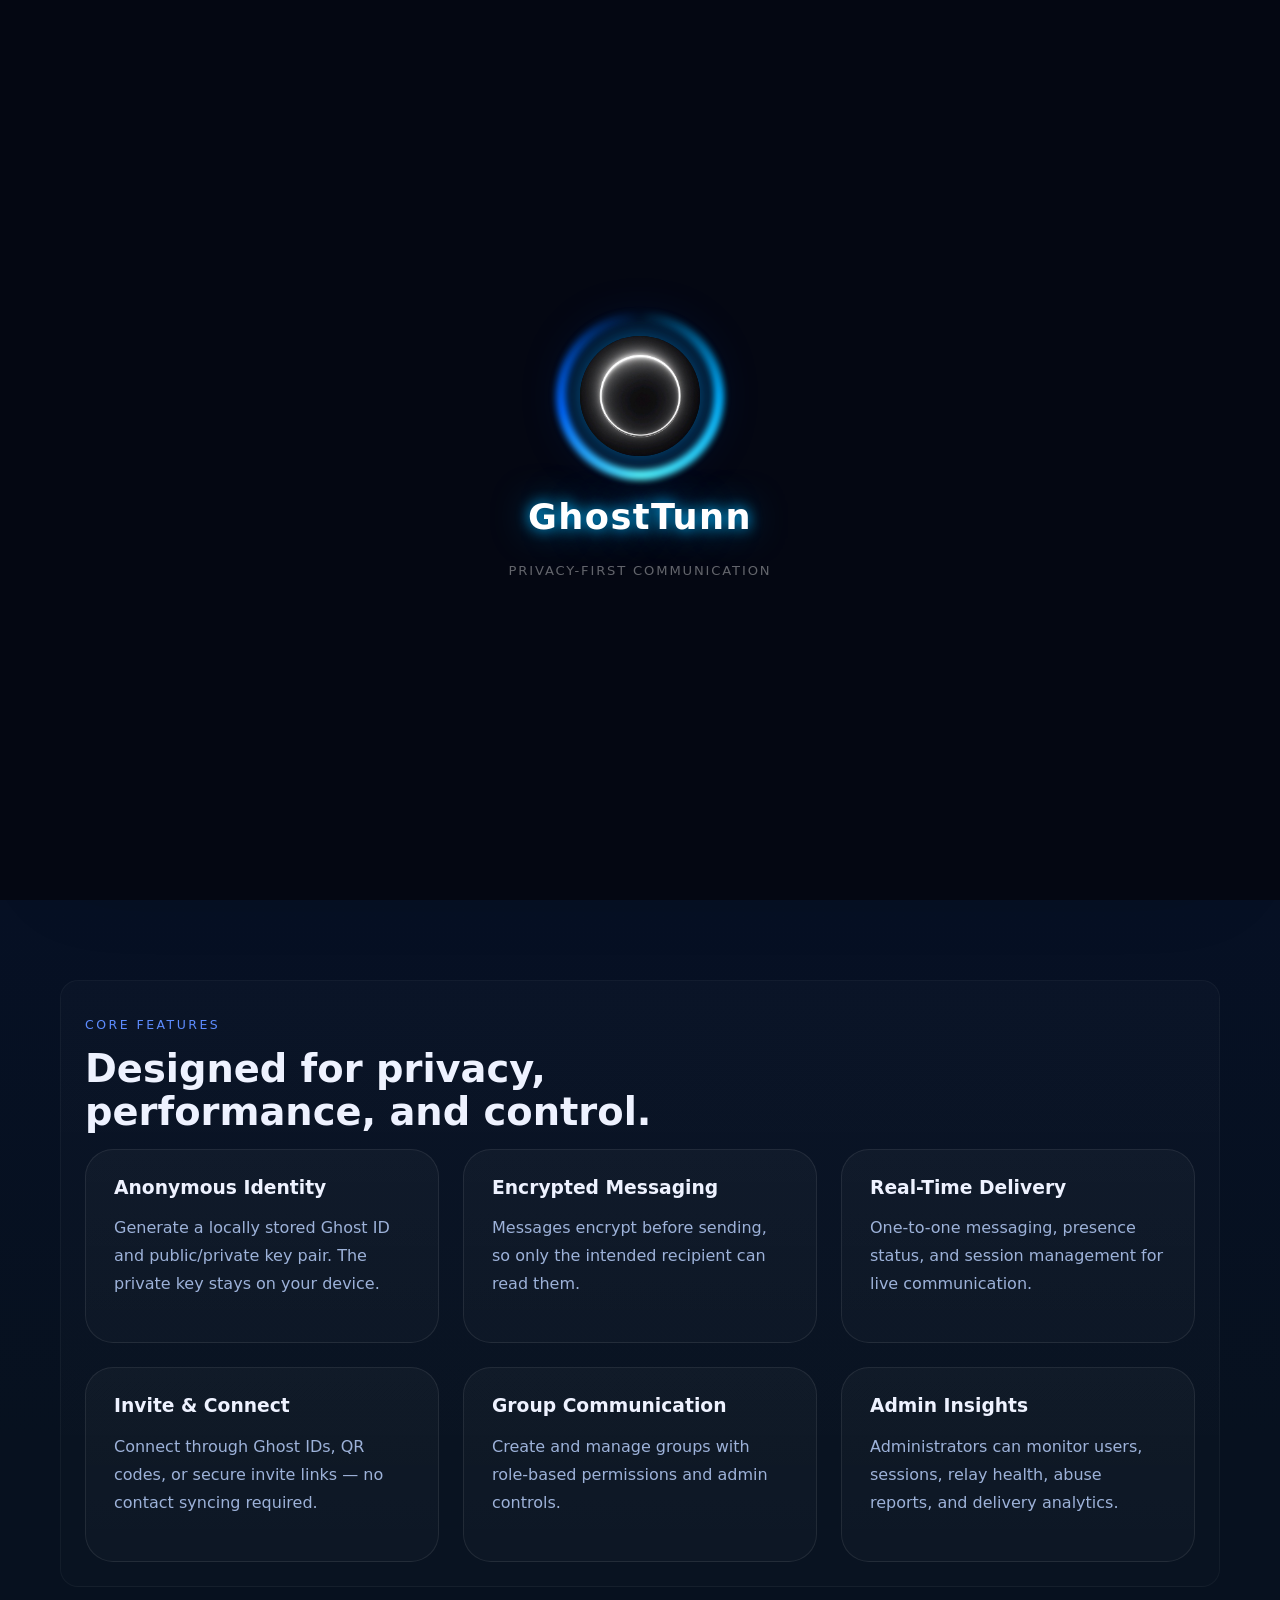
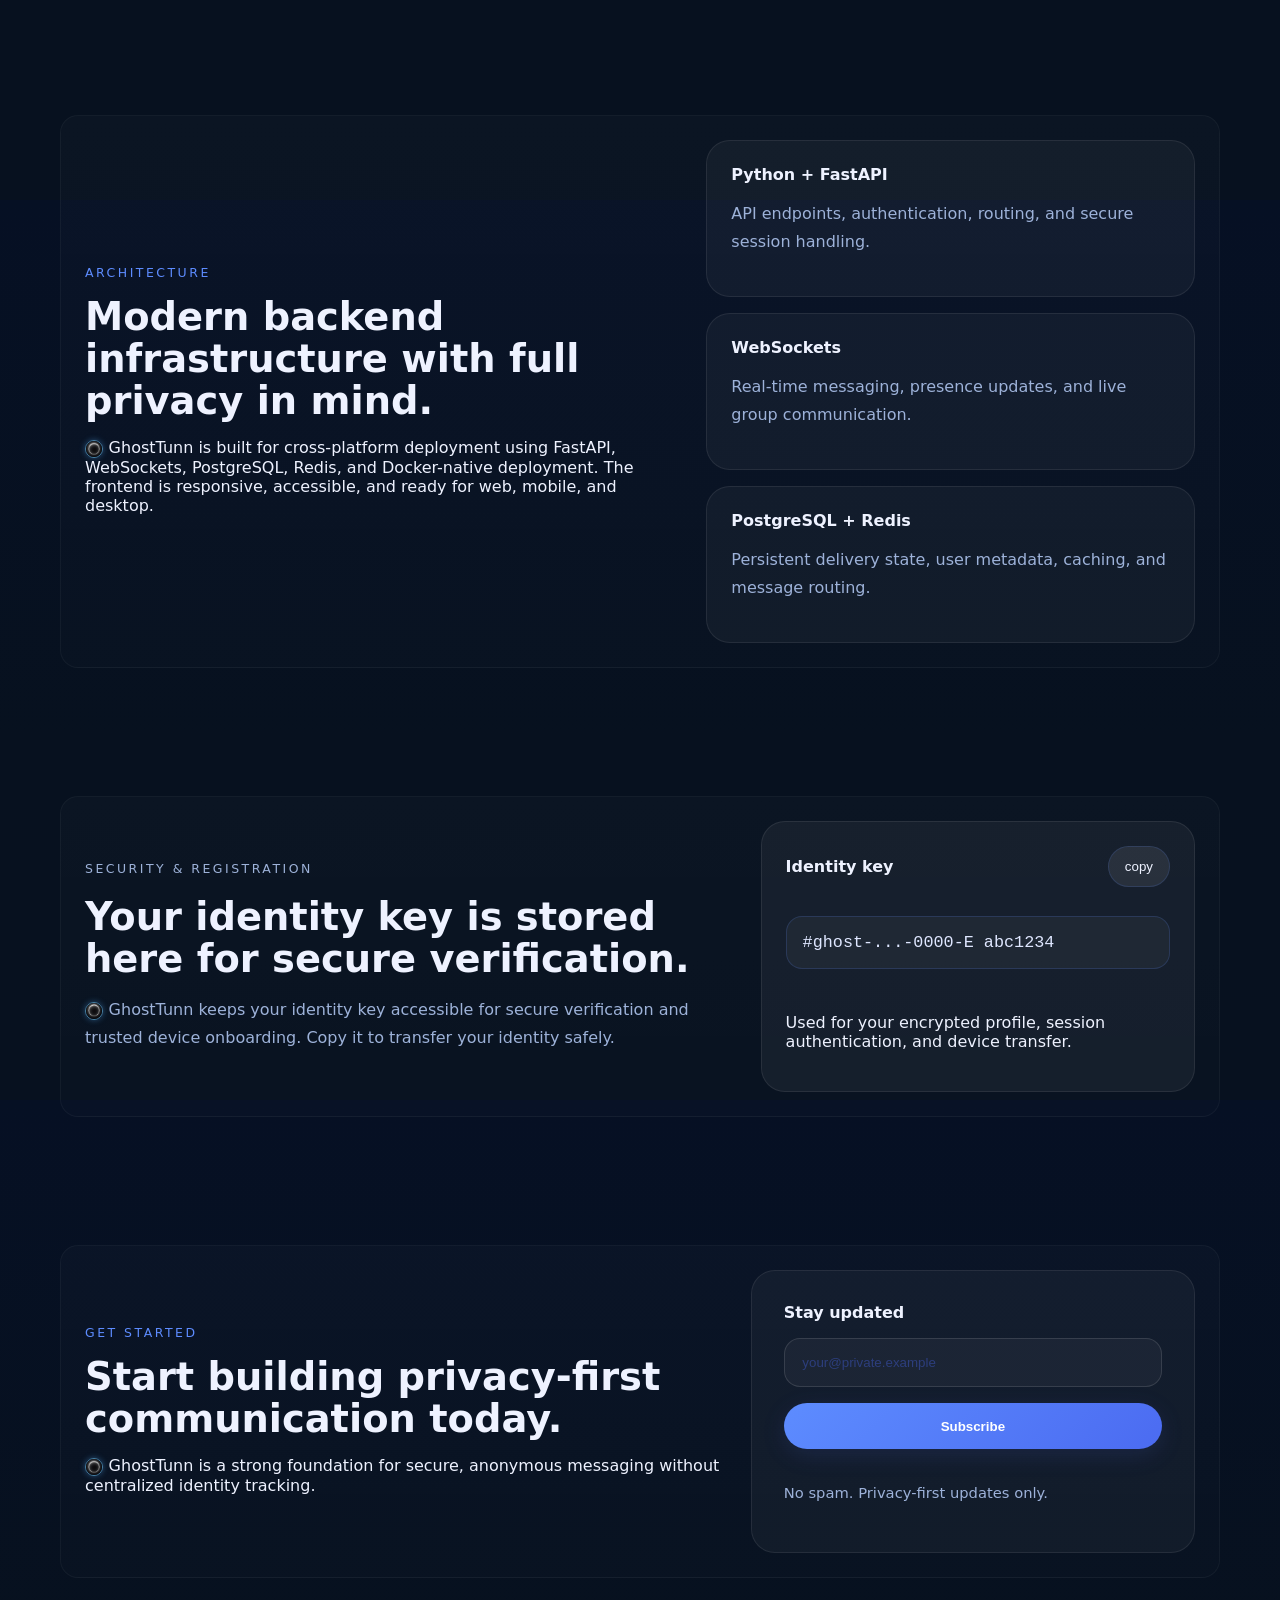
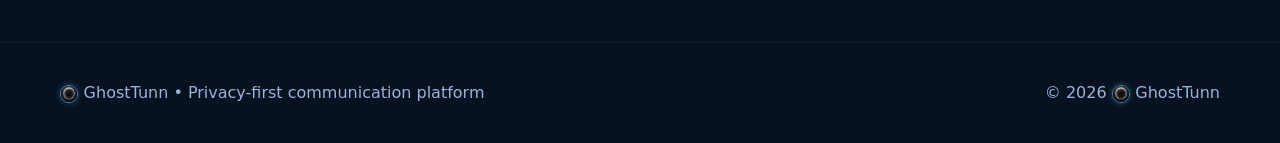
<file: index.html>
<!DOCTYPE html>
<!-- ═══════════════════════════════════════════════════════════
     GhostTunn — index.html
     Privacy-first anonymous communication platform.

     PAGE STRUCTURE:
     1.  #ghostSplash          — full-screen logo splash (removed from DOM after 2.2 s)
     2.  <header>              — landing-page top nav
     3.  <main>
         a. #hero              — landing hero section (CTA → login overlay)
         b. #features          — feature highlights grid
         c. #architecture      — how the relay works
         d. #security          — key generation explainer
         e. #loginOverlay      — full-screen identity creation/restore dialog
         f. #appShell          — main app (hidden until logged in)
            · .app-sidebar     — desktop left icon nav
            · .app-topbar      — mobile top bar
            · #chatView        — conversation list + detail panel
            · #ghosttimeView   — social feed
            · #accountView     — account settings
            · #terminalView    — @ghost terminal
            · .mobile-nav      — bottom nav bar (mobile)
         g. #profileDrawer     — settings drawer (slides from right)
         h. #profileDrawerOverlay — semi-transparent backdrop for drawer
     4.  <footer>              — contact form + social links
     5.  <script src="script.js">
     ═══════════════════════════════════════════════════════════ -->
<html lang="en">
<head>
  <meta charset="UTF-8" />
  <meta name="viewport" content="width=device-width, initial-scale=1.0" />
  <title>GhostTunn</title>
  <link rel="stylesheet" href="styles.css" />
</head>
<body>
  <!-- ─── Splash Screen ─────────────────────────────── -->
  <div id="ghostSplash" class="ghost-splash">
    <div class="ghost-splash-ring-wrap">
      <div class="ghost-splash-ring"></div>
      <img src="logo.jpeg" alt="GhostTunn" class="ghost-splash-logo" />
    </div>
    <p class="ghost-splash-name">GhostTunn</p>
    <p class="ghost-splash-sub">Privacy-first communication</p>
  </div>

  <header class="site-header">
    <div class="container header-inner">
      <a class="brand" href="#home">
        <img src="logo.jpeg" alt="GhostTunn logo" class="brand-logo-img" />
        GhostTunn
      </a>
      <button class="menu-toggle" id="menuToggle" aria-label="Toggle navigation">
        <span></span>
        <span></span>
        <span></span>
      </button>
      <nav class="site-nav" id="siteNav">
        <a href="#features" class="nav-link" data-section="features">Features</a>
        <a href="#architecture" class="nav-link" data-section="architecture">Architecture</a>
        <a href="#security" class="nav-link" data-section="security">Security</a>
        <a href="#contact" class="nav-link" data-section="contact">Contact</a>

        <!-- Notifications -->
        <div class="notif-wrapper" id="notifWrapper">
          <button class="notif-bell" id="notifBell" aria-label="Notifications" aria-expanded="false">
            <span class="notif-icon">🔔</span>
            <span class="notif-badge" id="notifBadge" aria-label="3 unread notifications">3</span>
          </button>
          <div class="notif-dropdown" id="notifDropdown" aria-hidden="true" role="dialog" aria-label="Notifications">
            <div class="notif-header">
              <span class="notif-title">Notifications</span>
              <button class="notif-clear-all" id="notifClearAll">Mark all read</button>
            </div>
            <ul class="notif-list" id="notifList" role="list"></ul>
            <div class="notif-footer">
              <span class="notif-footer-text">GhostTunn — private by default</span>
            </div>
          </div>
        </div>
      </nav>
    </div>
  </header>

  <main>
    <section class="hero" id="home">
      <div class="container">
        <div class="pin-card panel-card">
          <div class="pin-content">
            <p class="eyebrow">Privacy-first communication</p>
            <h1>Secure, anonymous messaging with Ghost IDs.</h1>
            <p class="hero-text"><img src="/logo.jpeg" alt="" class="logo-inline-img" aria-hidden="true" />GhostTunn gives you encrypted messaging and real-time communication without phone numbers, email, or centralized identity tracking.</p>
            <div class="hero-actions">
              <a class="btn btn-primary" href="#features">Explore Features</a>
              <button class="btn btn-secondary" id="demoGhostId">Start</button>
            </div>
          </div>

          <aside class="pin-meta">
            <div class="panel-card meta-card">
              <h2>Your Ghost ID</h2>
              <p id="ghostIdValue">Click the button to generate a demo Ghost ID.</p>
            </div>
          </aside>
        </div>
      </div>
    </section>

    <section class="section section-features" id="features">
      <div class="container">
        <div class="section-header">
          <p class="eyebrow">Core Features</p>
          <h2>Designed for privacy, performance, and control.</h2>
        </div>
        <div class="feature-grid">
          <article class="feature-card">
            <h3>Anonymous Identity</h3>
            <p>Generate a locally stored Ghost ID and public/private key pair. The private key stays on your device.</p>
          </article>
          <article class="feature-card">
            <h3>Encrypted Messaging</h3>
            <p>Messages encrypt before sending, so only the intended recipient can read them.</p>
          </article>
          <article class="feature-card">
            <h3>Real-Time Delivery</h3>
            <p>One-to-one messaging, presence status, and session management for live communication.</p>
          </article>
          <article class="feature-card">
            <h3>Invite & Connect</h3>
            <p>Connect through Ghost IDs, QR codes, or secure invite links — no contact syncing required.</p>
          </article>
          <article class="feature-card">
            <h3>Group Communication</h3>
            <p>Create and manage groups with role-based permissions and admin controls.</p>
          </article>
          <article class="feature-card">
            <h3>Admin Insights</h3>
            <p>Administrators can monitor users, sessions, relay health, abuse reports, and delivery analytics.</p>
          </article>
        </div>
      </div>
    </section>

    <section class="section section-architecture" id="architecture">
      <div class="container architecture-grid">
        <div>
          <p class="eyebrow">Architecture</p>
          <h2>Modern backend infrastructure with full privacy in mind.</h2>
          <p><img src="/logo.jpeg" alt="" class="logo-inline-img" aria-hidden="true" />GhostTunn is built for cross-platform deployment using FastAPI, WebSockets, PostgreSQL, Redis, and Docker-native deployment. The frontend is responsive, accessible, and ready for web, mobile, and desktop.</p>
        </div>
        <div class="architecture-list">
          <div class="architecture-item">
            <strong>Python + FastAPI</strong>
            <p>API endpoints, authentication, routing, and secure session handling.</p>
          </div>
          <div class="architecture-item">
            <strong>WebSockets</strong>
            <p>Real-time messaging, presence updates, and live group communication.</p>
          </div>
          <div class="architecture-item">
            <strong>PostgreSQL + Redis</strong>
            <p>Persistent delivery state, user metadata, caching, and message routing.</p>
          </div>
        </div>
      </div>
    </section>

    <section class="section section-security" id="security">
      <div class="container security-grid">
        <div class="security-copy">
          <p class="eyebrow">Security & Registration</p>
          <h2>Your identity key is stored here for secure verification.</h2>
          <p><img src="/logo.jpeg" alt="" class="logo-inline-img" aria-hidden="true" />GhostTunn keeps your identity key accessible for secure verification and trusted device onboarding. Copy it to transfer your identity safely.</p>
        </div>
        <div class="security-stats">
          <div class="stat-card key-card">
            <div class="key-label">
              <strong>Identity key</strong>
              <button class="copy-btn" id="copySecurityIdentity">copy</button>
            </div>
            <p class="key-value" id="securityIdentityKey">#ghost-...-0000-E abc1234</p>
            <p>Used for your encrypted profile, session authentication, and device transfer.</p>
          </div>
        </div>
      </div>
    </section>

    <section class="section section-contact" id="contact">
      <div class="container contact-panel">
        <div>
          <p class="eyebrow">Get Started</p>
          <h2>Start building privacy-first communication today.</h2>
          <p><img src="/logo.jpeg" alt="" class="logo-inline-img" aria-hidden="true" />GhostTunn is a strong foundation for secure, anonymous messaging without centralized identity tracking.</p>
        </div>
        <form class="contact-form" id="contactForm">
          <label for="email">Stay updated</label>
          <input type="email" id="email" name="email" placeholder="your@private.example" required />
          <button class="btn btn-primary" type="submit">Subscribe</button>
          <p class="form-note">No spam. Privacy-first updates only.</p>
        </form>
      </div>
    </section>

    <section class="section app-shell hidden" id="appShell">
      <div class="app-container">
        <nav class="app-sidebar">
          <div class="sidebar-top">
            <button class="sidebar-icon" data-view="chat" aria-label="Chats" title="Chats">💬</button>
            <button class="sidebar-icon" data-view="ghosttime" aria-label="GhostTime" title="GhostTime">📝</button>
            <button class="sidebar-icon" data-view="terminal" aria-label="Terminal" title="Terminal">⌨️</button>
            <button class="sidebar-icon" data-view="vault" id="vaultButton" aria-label="Vault" title="Vault">🗄️</button>
            <button class="sidebar-icon" data-view="market" id="marketButton" aria-label="Market" title="Market">🛒</button>
          </div>
          <div class="sidebar-bottom">
            <button class="sidebar-avatar-btn" id="sidebarProfileBtn" aria-label="Profile & Settings" title="Profile & Settings">
              <div class="avatar-circle" id="sidebarAvatar">
                <span class="avatar-initials" id="sidebarAvatarInitials">GH</span>
                <img class="avatar-photo hidden" id="sidebarPhoto" alt="" aria-hidden="true" />
              </div>
            </button>
          </div>
        </nav>

        <div class="app-main">
          <div class="app-header-section">
            <div class="app-topbar">
              <h1 class="app-title glow"></h1>
              <button class="topbar-profile-btn" id="topbarProfileBtn" aria-label="Profile & Settings">
                <div class="avatar-circle avatar-circle--sm" id="topbarAvatar">
                  <span class="avatar-initials" id="topbarAvatarInitials">GH</span>
                  <img class="avatar-photo hidden" id="topbarPhoto" alt="" aria-hidden="true" />
                </div>
              </button>
            </div>
            <div class="search-action-row">
              <div class="search-bar-container">
                <input type="search" id="chatSearchInput" class="search-bar" placeholder="Search eg; #ghost-codename-uniquenumber-E" />
              </div>
              <button class="btn btn-secondary add-friend-button" id="addFriendButton" type="button" title="Add friend by public ID">+</button>
            </div>
          </div>

          <div class="view-panel" id="chatView">
            <div class="chat-view-container">
              <div class="chat-tabs-bar">
                <button class="chat-tab active" data-filter="all">All</button>
                <button class="chat-tab" data-filter="unread">Unread</button>
                <button class="chat-tab" data-filter="requests">Requests</button>
              </div>
              <div class="chat-list" id="chatList"></div>
              <!-- Moved message input area into chat column and aligned to left/top -->
              <div class="message-input-area hidden chat-compose" id="messageInputArea">
                <input type="text" id="messageInput" placeholder="Type a message..." />
                <button class="send-button" id="sendButton">Send</button>
              </div>
            </div>
          </div>

          <div class="view-panel hidden" id="ghosttimeView">
            <div class="ghosttime-panel">
              <div class="ghosttime-header">
                <h2 class="glow-text glow">GhostTime</h2>
              </div>
              <div class="gt-post-form">
                <textarea id="gtPostText" placeholder="Share a text post..."></textarea>
                <button class="btn btn-primary" id="publishGtPost">Publish</button>
              </div>
              <div class="gt-post-list" id="gtPostList"></div>
            </div>
          </div>

          <div class="view-panel hidden" id="terminalView">
            <div class="terminal-panel">
              <!-- BLD mode banner (hidden by default) -->
              <div class="bld-banner hidden" id="bldBanner">
                <span class="bld-pill">■ BLD MODE</span>
                <span class="bld-desc">Fullscreen anonymous terminal — root session active</span>
                <button class="bld-exit-btn" id="bldExitBtn">Exit BLD</button>
              </div>

              <div class="terminal-header">
                <div>
                  <p class="eyebrow">Ghost console</p>
                  <h2><img src="/logo.jpeg" alt="" class="logo-inline-img" aria-hidden="true" />GhostTunn shell</h2>
                </div>
                <span class="terminal-status">Active</span>
              </div>
              <div class="terminal-output" id="terminalOutput">
                <div class="terminal-line info">@ghost<strong> is the root runner: </strong> type 'ghost help' to explore all commands.</div>
                <div class="terminal-line-ads info">Replit:<strong>The best coding AI </strong> try now for free.</div>
              </div>
              <div class="terminal-input-row">
                <span class="terminal-prompt">ghost&nbsp;▶</span>
                <input id="terminalInput" class="terminal-input" type="text" placeholder="ghost help" autocomplete="on" />
              </div>
              <div class="terminal-actions">
                <button class="btn btn-secondary" id="terminalClear">clear</button>
              </div>
            </div>
          </div>

          
          <!-- Vault view moved inside app-main so it lines up with chat content -->
          <div class="view-panel hidden" id="vaultView">
            <div class="vault-panel">
              <div class="section-title"><h2>Vault</h2><p>Your uploaded files and encrypted assets.</p></div>
              <div class="vault-actions">
                <input type="file" id="vaultFileInput" />
                <input type="text" id="vaultFileName" placeholder="Optional filename" />
                <div style="margin-top:0.5rem"><button class="btn btn-primary" id="vaultUploadBtn">Upload (encrypted)</button></div>
              </div>
              <div id="vaultList" class="feed-list"></div>
            </div>
          </div>

          <!-- Market view moved inside app-main so it lines up with chat content -->
          <div class="view-panel hidden" id="marketView">
            <div class="market-panel">
              <div class="section-title"><h2>Market</h2><p>Public store listings and seller posts.</p></div>
              <div class="market-actions">
                <input type="text" id="storeName" placeholder="Store name" />
                <input type="text" id="storeLink" placeholder="Seller contact link (optional)" />
                <input type="file" id="storeImage" />
                <div style="margin-top:0.5rem"><button class="btn btn-primary" id="createStoreBtn">Create Store</button></div>
              </div>
              <div id="marketList" class="feed-list"></div>
            </div>
          </div>

        <div class="chat-detail-panel hidden" id="chatDetailPanel">
          <div class="chat-header">
            <button class="back-button" id="backToChatListButton">←</button>
            <div class="chat-header-info">
              <h2 id="chatDetailTitle">Chat</h2>
              <p id="chatDetailSubtitle">Online</p>
            </div>
          </div>
          <div class="messages-container" id="messagesContainer"></div>
          <div class="message-input-area hidden" id="messageInputArea">
            <input type="text" id="messageInput" placeholder="Type a message..." />
            <button class="send-button" id="sendButton">Send</button>
          </div>
        </div>
      </div>

      <!-- Mobile bottom navigation -->
      <nav class="mobile-bottom-nav" id="mobileBottomNav">
        <button class="mobile-nav-btn active" data-view="chat" aria-label="Chats">
          <span class="mobile-nav-icon">💬</span>
          <span class="mobile-nav-label">Chats</span>
        </button>
        <button class="mobile-nav-btn" data-view="ghosttime" aria-label="GhostTime">
          <span class="mobile-nav-icon">📝</span>
          <span class="mobile-nav-label">GhostTime</span>
        </button>
        <button class="mobile-nav-btn" data-view="terminal" aria-label="Terminal">
          <span class="mobile-nav-icon">⌨️</span>
          <span class="mobile-nav-label">Terminal</span>
        </button>
        <button class="mobile-nav-btn" data-view="vault" aria-label="Vault">
          <span class="mobile-nav-icon">🗄️</span>
          <span class="mobile-nav-label">Vault</span>
        </button>
        <button class="mobile-nav-btn" data-view="market" aria-label="Market">
          <span class="mobile-nav-icon">🛒</span>
          <span class="mobile-nav-label">Market</span>
        </button>
        <button class="mobile-nav-btn" id="mobileProfileBtn" aria-label="Profile">
          <span class="mobile-nav-icon">
            <div class="avatar-circle avatar-circle--xs" id="mobileNavAvatar">
              <span class="avatar-initials" id="mobileNavAvatarInitials">GH</span>
              <img class="avatar-photo hidden" id="mobileNavPhoto" alt="" aria-hidden="true" />
            </div>
          </span>
          <span class="mobile-nav-label">Profile</span>
        </button>
      </nav>

      <!-- Profile / Settings Drawer -->
      <div class="profile-drawer-overlay" id="profileDrawerOverlay" aria-hidden="true"></div>
      <aside class="profile-drawer" id="profileDrawer" aria-label="Profile & Settings" role="dialog">
        <div class="profile-drawer-header">
          <span class="profile-drawer-title">Profile</span>
          <button class="profile-drawer-close" id="profileDrawerClose" aria-label="Close">✕</button>
        </div>

        <div class="profile-drawer-body">
          <!-- Avatar card -->
          <div class="profile-avatar-card">
            <div class="profile-avatar-upload-wrap">
              <div class="avatar-circle avatar-circle--lg" id="profileDrawerAvatar">
                <span class="avatar-initials" id="profileDrawerAvatarInitials">GH</span>
                <img class="avatar-photo hidden" id="profileDrawerPhoto" alt="Profile photo" />
              </div>
              <button class="avatar-upload-btn" id="avatarUploadBtn" title="Upload photo" aria-label="Upload profile photo">
                <span>📷</span>
              </button>
              <button class="avatar-remove-btn hidden" id="avatarRemoveBtn" title="Remove photo" aria-label="Remove profile photo">✕</button>
              <input type="file" id="avatarFileInput" accept="image/*" class="hidden" aria-label="Choose profile photo" />
            </div>
            <div class="profile-alias-block">
              <p class="profile-alias" id="profileDisplayAlias">Ghost User</p>
              <p class="profile-alias-sub" id="profilePublicKeyDisplay">#ghost-…</p>
              <p class="avatar-upload-hint" id="avatarUploadHint">Tap 📷 to set a photo</p>
            </div>
          </div>

          <!-- Public Key -->
          <div class="profile-setting-group">
            <p class="profile-group-label">Public Key</p>
            <div class="profile-key-row">
              <span class="profile-key-value revealed" id="profilePubKeyDisplay">#ghost-…</span>
              <button class="profile-key-copy" id="profilePubKeyCopy" aria-label="Copy public key">Copy</button>
            </div>
            <p class="profile-key-note">Share this with others to connect.</p>
          </div>

          <!-- Private Key -->
          <div class="profile-setting-group">
            <p class="profile-group-label">Private Key</p>
            <div class="profile-key-row">
              <span class="profile-key-value" id="profilePrivKeyDisplay">••••••••••••••</span>
              <button class="profile-key-toggle" id="profilePrivKeyToggle" aria-label="Show / hide private key">👁</button>
              <button class="profile-key-copy" id="profilePrivKeyCopy" aria-label="Copy private key">Copy</button>
            </div>
            <p class="profile-key-note">Never share this — it's your identity secret.</p>
          </div>

          <!-- Full Identity key -->
          <div class="profile-setting-group">
            <p class="profile-group-label">Full Identity key</p>
            <div class="profile-key-row">
              <span class="profile-key-value" id="profileIdentityDisplay">••••••••••••</span>
              <button class="profile-key-toggle" id="profileKeyToggle" aria-label="Show / hide key">👁</button>
              <button class="profile-key-copy" id="profileKeyCopy" aria-label="Copy identity key">Copy</button>
            </div>
          </div>

          <!-- Settings toggles -->
          <div class="profile-setting-group">
            <p class="profile-group-label">Privacy</p>
            <label class="profile-toggle-row">
              <span>Ghost mode (always on)</span>
              <span class="profile-toggle-badge">On</span>
            </label>
            <label class="profile-toggle-row">
              <span>Encrypt messages</span>
              <span class="profile-toggle-badge">On</span>
            </label>
            <label class="profile-toggle-row">
              <span>Hide read receipts</span>
              <span class="profile-toggle-badge">On</span>
            </label>
          </div>

          <!-- Log out -->
          <div class="profile-setting-group">
            <button class="btn btn-danger profile-logout-btn" id="profileLogoutBtn">Sign out of this device</button>
          </div>
        </div>
      </aside>
    </section>
  </main>

  <div class="login-overlay" id="loginOverlay" aria-hidden="true">
    <div class="login-card" role="dialog" aria-modal="true" aria-labelledby="loginHeading">
      <div class="login-title">
        <h1 id="loginHeading" class="glow-text"><img src="/logo.jpeg" alt="GhostTunn" class="login-logo-img" />GhostTunn</h1>
        <p class="login-subtitle">Your digital identity key is generated instantly. Copy it and keep it safe.</p>
      </div>

      <div class="tab-panels">
        <div class="tab-panel active" id="identityTab" role="tabpanel">

          <!-- Public Key -->
          <div class="key-block key-block--pub">
            <div class="key-label">
              <strong>Public Key</strong>
              <button class="copy-btn" id="copyLoginPubKey">Copy</button>
            </div>
            <p class="key-value key-value--pub" id="loginPublicKeyDisplay">#ghost-...-0000-E</p>
            <p class="tab-note">Your address on GhostTunn. Share this so others can find and message you.</p>
          </div>

          <!-- Private Key -->
          <div class="key-block key-block--priv">
            <div class="key-label">
              <strong>Private Key</strong>
              <button class="key-reveal-btn" id="toggleLoginPrivKey">Show</button>
              <button class="copy-btn" id="copyLoginPrivKey">Copy</button>
            </div>
            <p class="key-value key-value--hidden" id="loginPrivateKeyDisplay">••••••••••••••••</p>
            <p class="tab-note">Never share this. Your private key lives only on this device — it proves you are you.</p>
          </div>

          <!-- Combined Identity key -->
          <div class="key-block key-block--identity">
            <div class="key-label">
              <strong>Full Identity key</strong>
              <button class="copy-btn" id="copyIdentity">Copy</button>
            </div>
            <p class="key-value" id="identityKeyValue">#ghost-...-0000-E abc1234</p>
            <p class="tab-note">Save this full string to restore your identity on another device. Keep it private.</p>
          </div>
        </div>
      </div>

      <div class="manual-identity">
        <p class="manual-text">Already have a Ghost identity on another device? Paste the full identity string here to register this device.</p>
        <div class="manual-input-group">
          <input type="text" id="manualIdentityInput" class="manual-input" placeholder="#ghost-codename-1234-E abc1234" />
          <button class="btn btn-secondary" id="useExistingIdentity">Use Existing Identity</button>
        </div>
      </div>

      <div class="login-actions">
        <button class="btn btn-primary" id="continueButton">Continue</button>
      </div>
    </div>
  </div>

  <footer class="site-footer">
    <div class="container footer-inner">
      <p><img src="/logo.jpeg" alt="" class="logo-inline-img" aria-hidden="true" />GhostTunn • Privacy-first communication platform</p>
      <p>© 2026 <img src="/logo.jpeg" alt="" class="logo-inline-img" aria-hidden="true" />GhostTunn</p>
    </div>
  </footer>

  <script src="script.js"></script>
</body>
</html>
</file>
<file: styles.css>
/* ═══════════════════════════════════════════════════════════════
   GhostTunn — styles.css
   All visual styling for the GhostTunn privacy platform.

   SECTIONS:
   1.  CSS custom properties (design tokens / variables)
   2.  Global reset + base typography
   3.  Layout utilities (.container, .hidden, .no-scroll)
   4.  Landing page — hero, nav, feature cards, security section
   5.  Login / identity overlay
   6.  App shell — sidebar, topbar, mobile nav
   7.  Chat list panel — tabs, items, badges, search
   8.  Chat detail panel — messages, bubbles, compose bar
   9.  GhostTime (social feed) — post cards, comments
   10. Account / settings view
   11. Terminal view — BLD mode, command lines, message bubbles
   12. Profile drawer (slides in from right)
   13. Notification bell + dropdown
   14. Splash screen
   15. Animations & keyframes
   16. Responsive overrides (≤ 980 px, ≤ 640 px)
   ═══════════════════════════════════════════════════════════════ */

/* ── 1. DESIGN TOKENS ────────────────────────────────────────── */
:root {
  --bg: #060b14;
  --surface: #0e1627;
  --surface-strong: #162040;
  --text: #eef2ff;
  --muted: #9db2d9;
  --primary: #5d8cff;
  --primary-soft: #4b6be1;
  --success: #2ed8a9;
  --border: rgba(255,255,255,0.08);
  --radius: 24px;
  font-size: 16px;
}

* {
  box-sizing: border-box;
}

html, body {
  margin: 0;
  min-height: 100%;
  scroll-behavior: smooth;
}

body {
  font-family: Inter, ui-sans-serif, system-ui, -apple-system, BlinkMacSystemFont, "Segoe UI", sans-serif;
  color: var(--text);
  background: #05070f;
  position: relative;
  overflow-x: hidden;
}

body::before {
  content: '';
  position: fixed;
  inset: 0;
  z-index: -1;
  background: 
    radial-gradient(circle at 10% 15%, rgba(255, 106, 255, 0.18), transparent 16%),
    radial-gradient(circle at 85% 20%, rgba(56, 220, 255, 0.12), transparent 14%),
    linear-gradient(120deg, rgba(255, 0, 122, 0.16), rgba(255, 221, 0, 0.16), rgba(0, 230, 255, 0.16)),
    linear-gradient(90deg, rgba(255, 40, 160, 0.05), rgba(0, 255, 200, 0.05), rgba(255, 255, 70, 0.05));
  background-size: 180% 180%, 160% 160%, 320% 320%, 100% 100%;
  animation: neonRainbowFlow 24s linear infinite;
  opacity: 1;
}

@keyframes neonRainbowFlow {
  0% {
    background-position: 0% 0%, 100% 100%, 0% 0%, 0% 0%;
  }
  50% {
    background-position: 100% 20%, 0% 80%, 100% 100%, 0% 0%;
  }
  100% {
    background-position: 0% 100%, 100% 0%, 0% 0%, 0% 0%;
  }
}

img, video {
  max-width: 100%;
}

.container {
  width: min(1160px, calc(100% - 2rem));
  margin: 0 auto;
}

.site-header {
  position: sticky;
  top: 0;
  z-index: 20;
  backdrop-filter: blur(18px);
  background: rgba(6, 11, 20, 0.85);
  border-bottom: 1px solid rgba(255,255,255,0.05);
}

.header-inner,
.footer-inner,
.hero-grid,
.architecture-grid,
.security-grid,
.contact-panel {
  display: grid;
  gap: 1.5rem;
}

.header-inner {
  grid-template-columns: auto 1fr;
  align-items: center;
  padding: 1rem 0;
}

.brand {
  display: inline-flex;
  align-items: center;
  gap: 0.75rem;
  font-weight: 800;
  letter-spacing: -0.05em;
  font-size: 1.35rem;
  color: var(--text);
  text-decoration: none;
}

/* Logo image styles */
.brand-logo-img {
  width: 40px;
  height: 40px;
  border-radius: 50%;
  object-fit: cover;
  border: 1px solid rgba(80, 170, 255, 0.4);
  box-shadow: 0 0 20px rgba(60, 140, 255, 0.2);
  animation: brandRingPulse 1s ease-in-out infinite;
  flex-shrink: 0;
}

.logo-inline-img {
  width: 18px;
  height: 18px;
  border-radius: 50%;
  object-fit: cover;
  vertical-align: middle;
  margin-right: 0.35rem;
  border: 1px solid rgba(116, 205, 255, 0.6);
  box-shadow: 0 0 6px rgba(82, 175, 255, 0.4);
  display: inline-block;
}

.login-logo-img {
  width: 52px;
  height: 52px;
  border-radius: 50%;
  object-fit: cover;
  border: 2px solid rgba(93, 140, 255, 0.5);
  box-shadow: 0 0 24px rgba(64, 140, 255, 0.35);
  vertical-align: middle;
  margin-right: 0.5rem;
  animation: brandRingPulse 3s ease-in-out infinite;
}

.logo-ring {
  position: relative;
  display: inline-flex;
  width: 40px;
  height: 40px;
  min-width: 40px;
  border-radius: 50%;
  background: radial-gradient(circle at center, rgba(6, 15, 32, 0.95), rgba(4, 8, 22, 1) 60%);
  border: 1px solid rgba(80, 170, 255, 0.4);
  box-shadow: 0 0 20px rgba(60, 140, 255, 0.2), inset 0 0 1px rgba(255, 255, 255, 0.05);
  animation: brandRingPulse 3s ease-in-out infinite;
}

.logo-ring::before {
  content: '';
  position: absolute;
  inset: 0;
  border-radius: 50%;
  background: radial-gradient(circle at center, rgba(90, 200, 255, 0.22), transparent 55%);
}

.logo-ring::after {
  content: '';
  position: absolute;
  inset: 7px;
  border-radius: 50%;
  border: 2px solid rgba(116, 205, 255, 0.9);
  box-shadow: 0 0 18px rgba(82, 175, 255, 0.8), 0 0 30px rgba(42, 118, 255, 0.22);
  pointer-events: none;
}

.brand-mark {
  width: 40px;
  height: 40px;
  border-radius: 50%;
  display: inline-grid;
  place-items: center;
}

.brand-mark.logo-ring {
  width: 100%;
  height: 100%;
}

@keyframes brandRingPulse {
  0%, 100% {
    transform: scale(1);
    box-shadow: 0 0 20px rgba(60, 140, 255, 0.2);
  }
  50% {
    transform: scale(1.02);
    box-shadow: 0 0 26px rgba(60, 140, 255, 0.28);
  }
}

.logo-ring--inline {
  position: relative;
  display: inline-flex;
  width: 14px;
  height: 14px;
  min-width: 14px;
  border-radius: 50%;
  border: 1px solid rgba(116, 205, 255, 0.9);
  background: transparent;
  box-shadow: 0 0 8px rgba(82, 175, 255, 0.45);
  margin-right: 0.45rem;
  vertical-align: middle;
}

.logo-ring--inline::before {
  content: '';
  position: absolute;
  inset: 0;
  border-radius: 50%;
  box-shadow: inset 0 0 6px rgba(90, 200, 255, 0.35);
}

.logo-ring--inline::after {
  display: none;
}

/* Neon/glow branding for the site title and app title */
.brand, .app-title, .glow-text {
  font-weight: 900;
  background: linear-gradient(90deg, #80b8ff 0%, #2f7cff 40%, #00e1ff 100%);
  -webkit-background-clip: text;
  -webkit-text-fill-color: transparent;
  color: transparent;
  text-shadow: 0 0 10px rgba(64,140,255,0.45), 0 0 30px rgba(64,140,255,0.18), 0 2px 8px rgba(0,0,0,0.6);
  transition: text-shadow 0.25s ease;
}

.brand:hover, .app-title:hover, .glow-text:hover {
  text-shadow: 0 0 14px rgba(64,140,255,0.7), 0 0 40px rgba(64,140,255,0.28), 0 4px 18px rgba(0,0,0,0.6);
}

@keyframes neonPulse {
  0% { text-shadow: 0 0 8px rgba(64,140,255,0.45), 0 0 20px rgba(64,140,255,0.18); }
  50% { text-shadow: 0 0 14px rgba(64,140,255,0.72), 0 0 36px rgba(64,140,255,0.28); }
  100% { text-shadow: 0 0 8px rgba(64,140,255,0.45), 0 0 20px rgba(64,140,255,0.18); }
}

.brand.glow, .app-title.glow, .glow-text.glow {
  animation: neonPulse 2.2s ease-in-out infinite;
}

.site-nav {
  justify-self: end;
  display: flex;
  flex-wrap: wrap;
  gap: 1rem;
}

.site-nav a {
  color: var(--muted);
  text-decoration: none;
  transition: color 0.2s ease;
}

.site-nav a:hover {
  color: var(--text);
}

.site-nav a.active {
  color: var(--primary);
}

/* ─── Notification Bell ──────────────────────────────── */
.notif-wrapper {
  position: relative;
  display: flex;
  align-items: center;
}

.notif-bell {
  background: none;
  border: none;
  cursor: pointer;
  padding: 0.3rem 0.4rem;
  border-radius: 10px;
  display: flex;
  align-items: center;
  position: relative;
  transition: background 0.2s;
}

.notif-bell:hover {
  background: rgba(255,255,255,0.07);
}

.notif-icon {
  font-size: 1.1rem;
  line-height: 1;
}

.notif-badge {
  position: absolute;
  top: 0px;
  right: 0px;
  min-width: 16px;
  height: 16px;
  border-radius: 99px;
  background: #ef4444;
  color: #fff;
  font-size: 0.62rem;
  font-weight: 800;
  display: flex;
  align-items: center;
  justify-content: center;
  padding: 0 3px;
  line-height: 1;
  border: 2px solid var(--bg);
  pointer-events: none;
  transition: opacity 0.2s, transform 0.2s;
}

.notif-badge.hidden {
  opacity: 0;
  transform: scale(0.5);
}

/* ─── Notification Dropdown ─────────────────────────── */
.notif-dropdown {
  position: absolute;
  top: calc(100% + 12px);
  right: 0;
  width: 320px;
  max-width: 92vw;
  background: rgba(8, 13, 26, 0.98);
  border: 1px solid rgba(255,255,255,0.09);
  border-radius: 16px;
  box-shadow: 0 16px 48px rgba(0,0,0,0.6), 0 0 0 1px rgba(93,140,255,0.08);
  backdrop-filter: blur(24px);
  z-index: 200;
  overflow: hidden;
  opacity: 0;
  transform: translateY(-8px) scale(0.97);
  pointer-events: none;
  transition: opacity 0.2s ease, transform 0.2s ease;
}

.notif-dropdown.open {
  opacity: 1;
  transform: translateY(0) scale(1);
  pointer-events: auto;
}

.notif-header {
  display: flex;
  align-items: center;
  justify-content: space-between;
  padding: 1rem 1.1rem 0.75rem;
  border-bottom: 1px solid rgba(255,255,255,0.06);
}

.notif-title {
  font-size: 0.88rem;
  font-weight: 700;
  color: var(--text);
  letter-spacing: 0.02em;
}

.notif-clear-all {
  background: none;
  border: none;
  font-size: 0.74rem;
  color: var(--primary);
  cursor: pointer;
  padding: 0.2rem 0.4rem;
  border-radius: 6px;
  transition: background 0.2s;
}

.notif-clear-all:hover {
  background: rgba(93,140,255,0.12);
}

.notif-list {
  list-style: none;
  padding: 0;
  margin: 0;
  max-height: 320px;
  overflow-y: auto;
}

.notif-item {
  display: flex;
  gap: 0.75rem;
  align-items: flex-start;
  padding: 0.85rem 1.1rem;
  border-bottom: 1px solid rgba(255,255,255,0.04);
  cursor: pointer;
  transition: background 0.15s;
  text-decoration: none;
}

.notif-item:last-child {
  border-bottom: none;
}

.notif-item:hover {
  background: rgba(255,255,255,0.04);
}

.notif-item.unread {
  background: rgba(93,140,255,0.05);
}

.notif-item.unread:hover {
  background: rgba(93,140,255,0.09);
}

.notif-item-icon {
  font-size: 1.25rem;
  flex-shrink: 0;
  margin-top: 0.1rem;
  width: 28px;
  height: 28px;
  border-radius: 50%;
  background: rgba(255,255,255,0.06);
  display: flex;
  align-items: center;
  justify-content: center;
  font-size: 0.9rem;
}

.notif-item-body {
  flex: 1;
  min-width: 0;
}

.notif-item-text {
  font-size: 0.84rem;
  color: var(--text);
  line-height: 1.4;
  margin: 0 0 0.2rem;
}

.notif-item-time {
  font-size: 0.72rem;
  color: var(--muted);
}

.notif-unread-dot {
  width: 7px;
  height: 7px;
  border-radius: 50%;
  background: var(--primary);
  flex-shrink: 0;
  margin-top: 0.4rem;
  opacity: 0;
  transition: opacity 0.2s;
}

.notif-item.unread .notif-unread-dot {
  opacity: 1;
}

.notif-empty {
  padding: 2rem 1.1rem;
  text-align: center;
  color: var(--muted);
  font-size: 0.85rem;
}

.notif-footer {
  padding: 0.65rem 1.1rem;
  border-top: 1px solid rgba(255,255,255,0.05);
  text-align: center;
}

.notif-footer-text {
  font-size: 0.7rem;
  color: var(--muted);
  opacity: 0.6;
}

.menu-toggle {
  display: none;
  background: none;
  border: none;
  cursor: pointer;
  padding: 0.5rem;
}

.menu-toggle span {
  display: block;
  width: 1.6rem;
  height: 2px;
  background: var(--text);
  margin: 0.35rem 0;
  transition: transform 0.25s ease;
}

.hero {
  padding: 5rem 0 4rem;
}

.hero-grid {
  grid-template-columns: 1.2fr 0.9fr;
  align-items: center;
}

.hero-copy {
  max-width: 660px;
}

.eyebrow {
  text-transform: uppercase;
  letter-spacing: 0.2em;
  color: var(--primary);
  font-size: 0.78rem;
  margin-bottom: 1rem;
}

h1, h2, h3 {
  margin: 0;
  line-height: 1.1;
}

h1 {
  font-size: clamp(2.4rem, 5vw, 4rem);
}

h2 {
  font-size: clamp(2rem, 3vw, 2.8rem);
}

.hero-text,
.feature-card p,
.architecture-item p,
.security-copy p,
.form-note {
  color: var(--muted);
  line-height: 1.75;
}

.hero-actions {
  margin-top: 2rem;
  display: flex;
  flex-wrap: wrap;
  gap: 1rem;
}

.btn {
  display: inline-flex;
  align-items: center;
  justify-content: center;
  border: none;
  border-radius: 999px;
  padding: 0.95rem 1.6rem;
  font-weight: 600;
  cursor: pointer;
  text-decoration: none;
}

.btn-primary {
  background: linear-gradient(135deg, var(--primary), #4b6bf1);
  color: white;
}

.btn-secondary {
  background: rgba(255,255,255,0.06);
  color: var(--text);
}

.hero-panel {
  align-self: start;
}

.panel-card {
  background: rgba(255,255,255,0.04);
  border: 1px solid rgba(255,255,255,0.08);
  border-radius: var(--radius);
  padding: 2rem;
  box-shadow: 0 28px 80px rgba(0, 0, 0, 0.15);
}

.panel-card h2 {
  margin-bottom: 1rem;
}

.section {
  padding: 4rem 0;
}

.section-header {
  max-width: 700px;
  margin-bottom: 2.5rem;
}

.feature-grid {
  display: grid;
  grid-template-columns: repeat(3, minmax(0, 1fr));
  gap: 1.5rem;
}

.feature-card {
  padding: 1.75rem;
  background: rgba(255,255,255,0.04);
  border: 1px solid rgba(255,255,255,0.08);
  border-radius: 1.75rem;
}

.architecture-grid {
  grid-template-columns: 1.1fr 0.9fr;
  align-items: center;
}

.architecture-list {
  display: grid;
  gap: 1rem;
}

.architecture-item {
  padding: 1.5rem;
  background: rgba(255,255,255,0.04);
  border: 1px solid rgba(255,255,255,0.08);
  border-radius: 1.5rem;
}

.security-grid {
  grid-template-columns: 1.2fr 0.8fr;
  align-items: center;
}

.security-stats {
  display: grid;
  gap: 1rem;
}

.security-key-grid {
  grid-template-columns: repeat(2, minmax(0, 1fr));
}

.key-card {
  display: grid;
  gap: 0.75rem;
}

@media (max-width: 900px) {
  .security-key-grid {
    grid-template-columns: 1fr;
  }
}

.stat-card {
  background: rgba(255,255,255,0.05);
  padding: 1.5rem;
  border-radius: 1.5rem;
  border: 1px solid rgba(255,255,255,0.08);
}

.stat-card h3 {
  font-size: 2rem;
  margin-bottom: 0.4rem;
}

.contact-panel {
  grid-template-columns: 1.3fr 0.9fr;
  align-items: center;
}

.contact-form {
  display: grid;
  gap: 1rem;
  background: rgba(255,255,255,0.04);
  border: 1px solid rgba(255,255,255,0.08);
  border-radius: 1.5rem;
  padding: 2rem;
}

.contact-form label {
  font-weight: 600;
}

.contact-form input {
  width: 100%;
  padding: 1rem 1.1rem;
  border: 1px solid rgba(255,255,255,0.12);
  border-radius: 1rem;
  background: rgba(255,255,255,0.04);
  color: var(--text);
}

.contact-form input::placeholder {
  color: rgba(62, 87, 198, 0.5);
}

.form-note {
  font-size: 0.92rem;
}

.site-footer {
  padding: 1.5rem 0;
  border-top: 1px solid rgba(255,255,255,0.06);
}

.footer-inner {
  grid-template-columns: 1fr auto;
  align-items: center;
  color: var(--muted);
}

.login-overlay {
  position: fixed;
  inset: 0;
  display: none;
  align-items: center;
  justify-content: center;
  background: radial-gradient(circle at top, rgba(93, 140, 255, 0.18), transparent 22%),
              linear-gradient(180deg, rgba(4, 11, 20, 0.95), rgba(2, 7, 17, 0.98));
  backdrop-filter: blur(14px);
  z-index: 100;
  padding: 2rem;
}

.login-overlay.active {
  display: flex;
}

.login-card {
  width: min(960px, 100%);
  height: 1000px;
  overflow-y: auto;
  overscroll-behavior: contain;
  background: linear-gradient(180deg, rgba(8, 23, 62, 0.95), rgba(4, 11, 25, 0.98));
  border: 1px solid rgba(93, 140, 255, 0.18);
  border-radius: 32px;
  box-shadow: 0 0 120px rgba(84, 139, 255, 0.18);
  padding: 2.5rem;
  padding-bottom: 200px;
  padding-top: 200px;
}

.login-title {
  text-align: center;
  margin-bottom: 1.5rem;
}

.login-title h1 {
  font-size: clamp(2.75rem, 5vw, 4rem);
  margin: 0;
}

.login-title .login-subtitle {
  margin: 0.85rem auto 0;
  max-width: 680px;
  color: #cbd7ff;
  opacity: 0.9;
}

.glow-text {
  background: linear-gradient(90deg, #5d8cff, #79ffff, #e26bff, #4b95ff);
  -webkit-background-clip: text;
  color: transparent;
  animation: neon-glow 3.5s ease-in-out infinite;
}

@keyframes neon-glow {
  0%, 100% {
    text-shadow: 0 0 18px rgba(93, 140, 255, 0.9), 0 0 28px rgba(121, 255, 255, 0.55);
  }
  50% {
    text-shadow: 0 0 24px rgba(206, 107, 255, 0.9), 0 0 34px rgba(93, 140, 255, 0.45);
  }
}

.login-tabs {
  display: grid;
  grid-template-columns: repeat(3, minmax(0, 1fr));
  gap: 0.85rem;
  margin-bottom: 1.5rem;
}

.login-tab {
  background: rgba(255, 255, 255, 0.04);
  border: 1px solid rgba(255, 255, 255, 0.08);
  color: var(--text);
  padding: 1rem 1rem;
  border-radius: 18px;
  cursor: pointer;
  font-weight: 700;
  transition: transform 0.2s ease, border-color 0.2s ease, background 0.2s ease;
}

.login-tab:hover {
  transform: translateY(-1px);
}

.login-tab.active {
  background: rgba(93, 140, 255, 0.16);
  border-color: rgba(93, 140, 255, 0.4);
  box-shadow: 0 0 0 1px rgba(93, 140, 255, 0.18), 0 0 20px rgba(93, 140, 255, 0.12);
}

.tab-panels {
  display: grid;
  gap: 1rem;
}

.tab-panel {
  display: none;
  padding: 1.75rem;
  background: rgba(255, 255, 255, 0.04);
  border: 1px solid rgba(255, 255, 255, 0.08);
  border-radius: 24px;
}

.tab-panel.active {
  display: block;
}

.key-block {
  display: grid;
  gap: 0.85rem;
}

.key-label {
  display: flex;
  align-items: center;
  justify-content: space-between;
  gap: 1rem;
}

.key-value {
  font-family: "Courier New", Courier, monospace;
  word-break: break-word;
  font-size: 1.05rem;
  color: #dfe7ff;
  background: rgba(255, 255, 255, 0.04);
  border: 1px solid rgba(93, 140, 255, 0.18);
  padding: 1rem;
  border-radius: 1rem;
}

.tab-note {
  margin: 0;
  color: #b7c5f8;
  line-height: 1.7;
  opacity: 0.92;
}

.copy-btn {
  background: rgba(255, 255, 255, 0.08);
  color: var(--text);
  border: 1px solid rgba(93, 140, 255, 0.16);
  padding: 0.75rem 1rem;
  border-radius: 999px;
  cursor: pointer;
  transition: background 0.2s ease, transform 0.2s ease;
}

.copy-btn:hover {
  background: rgba(93, 140, 255, 0.18);
  transform: translateY(-1px);
}

.login-actions {
  margin-top: 1.5rem;
  display: flex;
  justify-content: center;
}

.manual-identity {
  margin-top: 1.5rem;
  padding: 1.4rem 1.4rem 1.2rem;
  background: rgba(255, 255, 255, 0.03);
  border: 1px solid rgba(93, 140, 255, 0.12);
  border-radius: 20px;
}

.manual-text {
  margin: 0 0 1rem;
  color: #d1d9ff;
  line-height: 1.6;
}

.manual-input-group {
  display: grid;
  gap: 0.85rem;
}

.manual-input {
  width: 100%;
  padding: 1rem 1.1rem;
  border-radius: 1rem;
  border: 1px solid rgba(255,255,255,0.12);
  background: rgba(255,255,255,0.05);
  color: var(--text);
}

.app-shell {
  padding: 2.5rem 0 1rem;
}


.hidden {
  display: none !important;
}

.app-header {
  margin-bottom: 1.5rem;
}

.app-topbar {
  display: none;
}

.app-title {
  font-size: clamp(2.5rem, 4vw, 3.75rem);
  margin: 0;
}

.search-action-row {
  display: grid;
  grid-template-columns: 1fr auto;
  gap: 0.75rem;
  align-items: center;
}

.search-bar-container {
  display: grid;
}

.search-bar {
  width: 100%;
  padding: 1rem 1.2rem;
  border-radius: 999px;
  border: 1px solid rgba(255,255,255,0.12);
  background: rgba(255,255,255,0.06);
  color: var(--text);
  outline: none;
}

.search-bar::placeholder {
  color: rgba(255,255,255,0.6);
}

.add-friend-button {
  min-width: 56px;
  min-height: 56px;
  width: 56px;
  border-radius: 50%;
  font-size: 1.4rem;
  padding: 0;
}

.app-search-bar {
  display: grid;
  grid-template-columns: 1fr auto;
  gap: 0.75rem;
}

.app-search-bar input {
  width: 100%;
  padding: 1rem 1.2rem;
  border-radius: 999px;
  border: 1px solid rgba(255,255,255,0.1);
  background: rgba(255,255,255,0.05);
  color: var(--text);
}

.chat-container {
  display: grid;
  grid-template-columns: 360px 1fr;
  gap: 1.5rem;
}

.chat-sidebar {
  display: grid;
  gap: 1rem;
  padding: 1rem;
  background: rgba(255,255,255,0.04);
  border: 1px solid rgba(255,255,255,0.08);
  border-radius: 2rem;
  min-height: 620px;
}

.chat-sidebar-top {
  display: grid;
  gap: 1rem;
}

.chat-tabs {
  display: grid;
  grid-template-columns: repeat(3, minmax(0, 1fr));
  gap: 0.65rem;
}

.chat-tab {
  background: rgba(255,255,255,0.05);
  border: 1px solid rgba(255,255,255,0.08);
  color: var(--text);
  padding: 0.85rem 0.9rem;
  border-radius: 999px;
  cursor: pointer;
  font-size: 0.95rem;
  font-weight: 700;
}

.chat-tab.active {
  background: rgba(93, 140, 255, 0.18);
  border-color: rgba(93, 140, 255, 0.35);
}

/* ── Chat filter tabs bar (All / Unread / Requests row) ─────
   This sits above the chat list and needs breathing room below
   so users don't feel the tabs and list are crammed together. */
.chat-tabs-bar {
  display: flex;
  gap: 0.65rem;
  margin-bottom: 1.25rem; /* space between tabs and the chat list beneath */
}

/* ── Scrollable chat conversation list ──────────────────────
   Limits height so the area stays in the panel without pushing
   other elements off screen; scrolls internally when full. */
.chat-list {
  display: grid;
  gap: 0.75rem;
  max-height: 540px;
  overflow-y: auto;
  padding-right: 0.25rem;
}

.chat-item {
  display: flex;
  gap: 0.75rem;
  align-items: center;
  padding: 0.75rem;
  border-radius: 1rem;
  background: rgba(255,255,255,0.03);
  border: 1px solid transparent;
  cursor: pointer;
  transition: background 0.2s ease, border-color 0.2s ease;
}

.chat-item:hover,
.chat-item.active {
  background: rgba(93, 140, 255, 0.16);
  border-color: rgba(93, 140, 255, 0.28);
}

.chat-avatar {
  flex-shrink: 0;
  width: 3rem;
  height: 3rem;
  border-radius: 50%;
  display: flex;
  align-items: center;
  justify-content: center;
  font-weight: bold;
  color: white;
  font-size: 1.1rem;
}

.chat-item-content {
  flex: 1;
  min-width: 0;
  display: flex;
  flex-direction: column;
  gap: 0.25rem;
}

.chat-item-header {
  display: flex;
  justify-content: space-between;
  align-items: center;
  gap: 0.75rem;
}

.chat-item-header h4 {
  margin: 0;
  font-size: 0.95rem;
  font-weight: 600;
}

.chat-item-time {
  color: var(--muted);
  font-size: 0.8rem;
  flex-shrink: 0;
}

.chat-item-message {
  margin: 0;
  color: var(--muted);
  font-size: 0.85rem;
  white-space: nowrap;
  overflow: hidden;
  text-overflow: ellipsis;
}

.chat-item-badge {
  flex-shrink: 0;
  min-width: 1.5rem;
  padding: 0.2rem 0.5rem;
  border-radius: 999px;
  background: #5d8cff;
  color: white;
  font-size: 0.75rem;
  text-align: center;
  font-weight: 600;
}

.chat-panel {
  display: grid;
  gap: 1rem;
  min-height: 620px;
  padding: 1.25rem;
  background: rgba(255,255,255,0.04);
  border: 1px solid rgba(255,255,255,0.08);
  border-radius: 2rem;
}

.chat-panel-header {
  display: grid;
  gap: 0.35rem;
  padding-bottom: 0.35rem;
  border-bottom: 1px solid rgba(255,255,255,0.08);
}

/* Futuristic neon back/return button */
.back-button {
  width: 48px;
  height: 48px;
  border-radius: 12px;
  border: none;
  background: linear-gradient(180deg, rgba(18,34,68,0.6), rgba(6,12,28,0.85));
  color: #bfe9ff;
  font-size: 1.25rem;
  display: inline-flex;
  align-items: center;
  justify-content: center;
  cursor: pointer;
  position: relative;
  box-shadow: 0 8px 30px rgba(50,110,220,0.08), inset 0 0 8px rgba(64,140,255,0.06);
  transition: transform 0.18s ease, box-shadow 0.18s ease, filter 0.18s ease;
}

.back-button::after {
  content: '';
  position: absolute;
  inset: -6px;
  border-radius: 14px;
  pointer-events: none;
  background: radial-gradient(circle at 30% 20%, rgba(64,140,255,0.18), transparent 10%), radial-gradient(circle at 70% 80%, rgba(0,230,255,0.06), transparent 12%);
  filter: blur(6px);
  opacity: 0.95;
  mix-blend-mode: screen;
}

.back-button:hover {
  transform: translateY(-4px) scale(1.02);
  box-shadow: 0 20px 56px rgba(64,140,255,0.22), inset 0 0 18px rgba(64,140,255,0.08);
}

@keyframes backPulse {
  0% { filter: drop-shadow(0 0 6px rgba(64,140,255,0.18)); }
  50% { filter: drop-shadow(0 0 18px rgba(64,140,255,0.32)); }
  100% { filter: drop-shadow(0 0 6px rgba(64,140,255,0.18)); }
}

.back-button.glow {
  animation: backPulse 2.4s ease-in-out infinite;
}

.chat-messages {
  display: grid;
  gap: 0.75rem;
  padding: 1rem 0.5rem;
  overflow-y: auto;
  min-height: 420px;
  background: linear-gradient(180deg, rgba(255,255,255,0.02), transparent);
}

.chat-empty {
  color: var(--muted);
  padding: 2rem;
  text-align: center;
}

.message-row {
  display: grid;
  padding: 0.5rem 0;
}

/* ── Scrollable messages area ───────────────────────────────
   flex:1 lets it grow to fill all remaining space in the panel.
   min-height:0 is required in flex columns so overflow-y:auto
   actually works — without it the element won't shrink below its
   content size and the panel overflows the viewport.
   Bottom padding accounts for the compose bar height below. */
.messages-container {
  flex: 1;
  overflow-y: auto;
  padding: 1rem 1.25rem 1.5rem; /* 1.5rem bottom — compose bar is no longer absolute */
  display: flex;
  flex-direction: column;
  gap: 0.75rem;
  min-height: 0; /* REQUIRED: allows flex children to scroll correctly */
}

.message-row {
  display: flex;
}

.message-bubble {
  max-width: 68%;
  padding: 1rem 1.25rem;
  border-radius: 1.75rem;
  line-height: 1.6;
  box-shadow: 0 14px 40px rgba(0, 20, 50, 0.15);
}

.message-bubble.incoming {
  background: rgba(56, 177, 124, 0.12);
  color: #a5ffda;
  border-bottom-left-radius: 0.3rem;
  align-self: flex-start;
  border: 1px solid rgba(56, 177, 124, 0.28);
}

.message-bubble.outgoing {
  background: rgba(93, 140, 255, 0.18);
  color: #b7dcff;
  border-bottom-right-radius: 0.3rem;
  align-self: flex-end;
  border: 1px solid rgba(93, 140, 255, 0.28);
}

.message-row .message-bubble {
  margin: 0;
}

.message-row .message-bubble.incoming {
  animation: slideInLeft 0.32s ease;
}

.message-row .message-bubble.outgoing {
  animation: slideInRight 0.32s ease;
}

@keyframes slideInLeft {
  from { transform: translateX(-16px); opacity: 0; }
  to { transform: translateX(0); opacity: 1; }
}

@keyframes slideInRight {
  from { transform: translateX(16px); opacity: 0; }
  to { transform: translateX(0); opacity: 1; }
}

/* ── Message compose bar ────────────────────────────────────
   Sits at the BOTTOM of the flex column inside .chat-detail-panel.
   We use margin instead of position:absolute so it is never hidden
   behind other elements (like sidebar icons or mobile nav).
   flex-shrink:0 prevents it from collapsing when the panel is short. */
.message-input-area {
  flex-shrink: 0;                  /* never compress the input row */
  margin: 0.25rem 1.25rem 0.85rem; /* float it away from the edges */
  display: flex;
  gap: 0.85rem;
  align-items: center;
  padding: 1.15rem 1.2rem;
  border-radius: 2rem;
  background: linear-gradient(135deg, rgba(18, 10, 36, 0.96), rgba(2, 4, 14, 0.96));
  border: 1px solid rgba(255, 255, 255, 0.12);
  box-shadow:
    0 0 28px rgba(255, 96, 223, 0.2),
    0 0 42px rgba(53, 222, 255, 0.2),
    inset 0 0 18px rgba(48, 80, 255, 0.18);
}

.message-input-area::before {
  content: '';
  position: absolute;
  inset: 0;
  border-radius: 2rem;
  pointer-events: none;
  background: linear-gradient(180deg, rgba(64, 255, 240, 0.12), transparent 20%, transparent 80%, rgba(255, 105, 220, 0.12));
}

.message-input-area input {
  position: relative;
  flex: 1;
  padding: 1rem 1.3rem;
  border-radius: 999px;
  border: 1px solid rgba(0, 255, 209, 0.35);
  background: rgba(16, 24, 48, 0.98);
  color: #f5fbff;
  box-shadow: inset 0 0 28px rgba(64, 236, 255, 0.18), 0 0 12px rgba(93, 78, 255, 0.12);
}

.message-input-area input:focus {
  outline: none;
  border-color: rgba(64, 233, 255, 0.65);
  background: rgba(18, 29, 58, 0.98);
  box-shadow: inset 0 0 24px rgba(44, 166, 255, 0.18), 0 0 14px rgba(93, 191, 255, 0.12);
}

.send-button {
  min-width: 120px;
  padding: 1rem 1.6rem;
  border-radius: 999px;
  border: none;
  background: linear-gradient(135deg, #8a00ff 0%, #2dd5ff 45%, #ff4d79 100%);
  color: #fff;
  font-weight: 800;
  letter-spacing: 0.02em;
  text-transform: uppercase;
  cursor: pointer;
  box-shadow: 0 0 28px rgba(141, 0, 255, 0.22), 0 0 20px rgba(45, 213, 255, 0.18);
  transition: transform 0.18s ease, box-shadow 0.18s ease;
}

.send-button:hover {
  transform: translateY(-1px);
  box-shadow: 0 12px 32px rgba(141, 0, 255, 0.26), 0 0 24px rgba(45, 213, 255, 0.22);
}

/* utility to show the message input when needed */
.message-input-area.hidden {
  display: none !important;
}

.message-input-area.show {
  display: flex !important;
}

/* compact mode used when the input serves as a comment box */
.message-input-area.compact {
  padding: 0.5rem 0.75rem;
  background: rgba(8, 20, 44, 0.95);
  border: 1.5px solid rgba(93, 140, 255, 0.35);
  box-shadow: 0 0 16px rgba(64, 140, 255, 0.25), inset 0 0 12px rgba(0, 230, 255, 0.08);
  animation: neonCommentGlow 2.5s ease-in-out infinite;
}
@keyframes neonCommentGlow {
  0% { box-shadow: 0 0 16px rgba(64, 140, 255, 0.25), 0 0 8px rgba(0, 230, 255, 0.12), inset 0 0 12px rgba(0, 230, 255, 0.08); }
  50% { box-shadow: 0 0 24px rgba(93, 140, 255, 0.45), 0 0 16px rgba(206, 107, 255, 0.28), inset 0 0 16px rgba(206, 107, 255, 0.12); }
  100% { box-shadow: 0 0 16px rgba(64, 140, 255, 0.25), 0 0 8px rgba(0, 230, 255, 0.12), inset 0 0 12px rgba(0, 230, 255, 0.08); }
}
.message-input-area.compact input {
  padding: 0.6rem 0.9rem;
  height: 38px;
  background: rgba(255, 255, 255, 0.06);
  border: 1px solid rgba(0, 230, 255, 0.3);
  color: var(--text);
}
.message-input-area.compact input:focus {
  border-color: rgba(206, 107, 255, 0.7);
  background: rgba(255, 255, 255, 0.12);
  box-shadow: inset 0 0 8px rgba(206, 107, 255, 0.15);
}
.message-input-area.compact .send-button {
  min-width: 84px;
  padding: 0.55rem 0.9rem;
  background: linear-gradient(135deg, rgba(64, 140, 255, 0.8), rgba(206, 107, 255, 0.8));
  box-shadow: 0 0 12px rgba(206, 107, 255, 0.3);
}

.message-input-area input {
  flex: 1;
  padding: 1rem 1.2rem;
  border-radius: 999px;
  border: 1px solid rgba(255,255,255,0.12);
  background: rgba(255,255,255,0.06);
  color: var(--text);
  box-shadow: inset 0 0 0 1px rgba(255,255,255,0.02);
}

.message-input-area input:focus {
  outline: none;
  border-color: rgba(93, 140, 255, 0.8);
  background: rgba(255,255,255,0.12);
}

.send-button {
  min-width: 110px;
  padding: 1rem 1.6rem;
  border-radius: 999px;
  border: none;
  background: linear-gradient(135deg, #5d8cff, #2f66f2);
  color: white;
  font-weight: 700;
  cursor: pointer;
  transition: transform 0.2s ease, box-shadow 0.2s ease, filter 0.2s ease;
}

.send-button:hover {
  transform: translateY(-1px);
  box-shadow: 0 18px 46px rgba(93, 140, 255, 0.24);
}

.message-footer {
  display: flex;
  justify-content: flex-end;
  color: #9db2d9;
  font-size: 0.78rem;
  margin-top: 0.3rem;
}

.chat-input-row {
  display: grid;
  grid-template-columns: 1fr auto;
  gap: 0.85rem;
}

.chat-input-row input {
  width: 100%;
  padding: 1rem 1.2rem;
  border-radius: 999px;
  border: 1px solid rgba(255,255,255,0.12);
  background: rgba(255,255,255,0.05);
  color: var(--text);
}

.view-panel {
  display: block;
}

.ghosttime-panel,
.account-view {
  display: grid;
  gap: 1rem;
}

.ghosttime-header {
  display: grid;
  gap: 0.35rem;
}

.ghosttime-header h2 {
  font-size: clamp(3rem, 5vw, 5rem);
  letter-spacing: 0.02em;
  text-shadow: 0 0 22px rgba(0, 230, 255, 0.9), 0 0 42px rgba(93, 140, 255, 0.45), 0 0 90px rgba(206, 107, 255, 0.25);
}

.ghosttime-header h2.glow {
  animation: neonPulse 2s ease-in-out infinite;
}

/* GhostTime feed: keep post list scrollable without scrolling the whole page */
.ghosttime-panel {
  display: flex;
  flex-direction: column;
  gap: 1rem;
  min-height: calc(100vh - 220px);
}

.gt-post-form {
  z-index: 1;
}

.gt-post-list {
  flex: 1 1 auto;
  overflow-y: auto;
  padding: 0.5rem;
  display: grid;
  gap: 0.75rem;
  border-radius: 12px;
  background: linear-gradient(180deg, rgba(255,255,255,0.01), rgba(255,255,255,0.02));
}

.gt-post-card {
  padding: 1rem;
  border-radius: 12px;
  background: rgba(255,255,255,0.03);
  border: 1px solid rgba(255,255,255,0.04);
}

.gt-post-form {
  display: grid;
  gap: 0.8rem;
  background: rgba(255,255,255,0.04);
  border: 1px solid rgba(255,255,255,0.08);
  border-radius: 1.75rem;
  padding: 1.25rem;
}

.gt-post-form textarea {
  width: 100%;
  min-height: 140px;
  resize: vertical;
  padding: 1rem 1.2rem;
  border-radius: 1.25rem;
  border: 1px solid rgba(255,255,255,0.12);
  background: rgba(255,255,255,0.05);
  color: var(--text);
}

.gt-post-list {
  display: grid;
  gap: 1rem;
}

.gt-post-detail-card {
  background: rgba(5, 13, 30, 0.86);
  border: 1px solid rgba(93, 140, 255, 0.18);
  box-shadow: 0 18px 70px rgba(1, 8, 30, 0.35);
}

.gt-post-stats {
  display: flex;
  gap: 0.75rem;
  flex-wrap: wrap;
  margin-top: 1rem;
}

.gt-stat-button {
  min-width: 100px;
  padding: 0.9rem 1rem;
  border-radius: 999px;
  border: 1px solid rgba(255,255,255,0.12);
  background: rgba(255,255,255,0.04);
  color: var(--text);
  display: inline-flex;
  align-items: center;
  justify-content: center;
  gap: 0.5rem;
}

.gt-like-button {
  background: rgba(93, 140, 255, 0.14);
  border-color: rgba(93, 140, 255, 0.28);
}

.gt-comments-dropdown {
  margin-top: 1rem;
  padding: 1rem;
  border-radius: 1rem;
  background: rgba(8, 20, 44, 0.9);
  border: 1px solid rgba(93, 140, 255, 0.15);
  max-height: 320px;
  display: grid;
  grid-template-rows: 1fr auto;
}

.gt-comments-dropdown.hidden {
  display: flexbox;
}

.gt-comments-dropdown .gt-comments {
  overflow-y: auto;
  padding-right: 0.4rem;
  margin-bottom: 0.75rem;
}

.gt-add-comment-box {
  display: flex;
  gap: 0.6rem;
  align-items: center;
  padding: 0.8rem 0.85rem;
  border-top: 1px solid rgba(93, 140, 255, 0.15);
  background: rgba(8, 20, 44, 0.94);
  backdrop-filter: blur(8px);
  box-shadow: inset 0 0 0 1px rgba(255,255,255,0.02);
  animation: neonCommentGlow 2.4s ease-in-out infinite;
}

@keyframes neonCommentGlow {
  0%, 100% { box-shadow: inset 0 0 0 1px rgba(0, 230, 255, 0.12), 0 0 12px rgba(64, 140, 255, 0.22); }
  50% { box-shadow: inset 0 0 0 1px rgba(206, 107, 255, 0.18), 0 0 20px rgba(206, 107, 255, 0.32); }
}


.gt-comment-input {
  flex: 1;
  padding: 0.6rem 0.9rem;
  border-radius: 999px;
  border: 1.5px solid rgba(0, 230, 255, 0.3);
  background: rgba(255, 255, 255, 0.05);
  color: var(--text);
  font-size: 0.9rem;
  height: 36px;
  box-shadow: 0 0 8px rgba(64, 140, 255, 0.15);
  transition: border-color 0.2s ease, box-shadow 0.2s ease;
}

.gt-comment-input:focus {
  outline: none;
  border-color: rgba(206, 107, 255, 0.6);
  background: rgba(255, 255, 255, 0.1);
  box-shadow: 0 0 12px rgba(206, 107, 255, 0.25), inset 0 0 8px rgba(206, 107, 255, 0.1);
}

.gt-comment-send {
  min-width: 70px;
  padding: 0.6rem 1rem;
  font-size: 0.85rem;
  background: linear-gradient(135deg, rgba(64, 140, 255, 0.8), rgba(206, 107, 255, 0.8));
  box-shadow: 0 0 10px rgba(206, 107, 255, 0.25);
}

.gt-add-comment-box {
  display: flex;
  gap: 0.6rem;
  align-items: center;
  margin-top: 0.9rem;
  padding-top: 0.9rem;
  border-top: 1px solid rgba(93, 140, 255, 0.15);
}

.gt-comment-input {
  flex: 1;
  padding: 0.6rem 0.9rem;
  border-radius: 999px;
  border: 1.5px solid rgba(0, 230, 255, 0.3);
  background: rgba(255, 255, 255, 0.05);
  color: var(--text);
  font-size: 0.9rem;
  height: 36px;
  box-shadow: 0 0 8px rgba(64, 140, 255, 0.15);
  transition: border-color 0.2s ease, box-shadow 0.2s ease;
}

.gt-comment-input:focus {
  outline: none;
  border-color: rgba(206, 107, 255, 0.6);
  background: rgba(255, 255, 255, 0.1);
  box-shadow: 0 0 12px rgba(206, 107, 255, 0.25), inset 0 0 8px rgba(206, 107, 255, 0.1);
}

.gt-comment-send {
  min-width: 70px;
  padding: 0.6rem 1rem;
  font-size: 0.85rem;
  background: linear-gradient(135deg, rgba(64, 140, 255, 0.8), rgba(206, 107, 255, 0.8));
  box-shadow: 0 0 10px rgba(206, 107, 255, 0.25);
}

.gt-comment {
  display: grid;
  gap: 0.35rem;
  padding: 0.9rem;
  border-radius: 1rem;
  background: rgba(255,255,255,0.03);
}

.gt-comment-author {
  font-weight: 700;
}

.gt-comment-text {
  color: var(--text);
}

.gt-comment-time {
  color: var(--muted);
  font-size: 0.82rem;
}


.gt-post-card {
  padding: 1.25rem;
  background: rgba(255,255,255,0.04);
  border: 1px solid rgba(255,255,255,0.08);
  border-radius: 1.75rem;
}

.account-profile-card {
  display: grid;
  grid-template-columns: auto 1fr;
  gap: 1rem;
  align-items: center;
  padding: 1.5rem;
}

.account-profile-center {
  display: flex;
  flex-direction: column;
  align-items: center;
  gap: 1.25rem;
  padding: 2rem 1.5rem;
  text-align: center;
}

.avatar-image {
  width: 140px;
  height: 140px;
  border-radius: 50%;
  border: 2px solid rgba(93, 140, 255, 0.4);
  box-shadow: 0 0 24px rgba(64, 140, 255, 0.3), inset 0 0 16px rgba(0, 230, 255, 0.1);
  display: flex;
  align-items: center;
  justify-content: center;
  font-weight: 900;
  font-size: 2rem;
  flex-shrink: 0;
}

.profile-display {
  display: flex;
  flex-direction: column;
  gap: 0.5rem;
}

.account-key {
  font-family: "Courier New", Courier, monospace;
  font-size: 0.95rem;
  color: #b7dcff;
  margin: 0;
  word-break: break-all;
}

.account-panel {
  position: relative;
}

.account-profile-center {
  margin: 0 auto;
}

.account-settings {
  padding: 1.5rem;
  background: rgba(255,255,255,0.04);
  border: 1px solid rgba(255,255,255,0.08);
  border-radius: 1.75rem;
}

.account-settings ul {
  list-style: none;
  padding: 0;
  margin: 0;
  display: grid;
  gap: 0.85rem;
}

.account-settings li {
  padding: 1rem 1.1rem;
  border-radius: 1.25rem;
  background: rgba(255,255,255,0.03);
  border: 1px solid rgba(255,255,255,0.08);
}

.setting-item {
  width: 100%;
  padding: 1rem 1.1rem;
  border-radius: 1.25rem;
  border: 1.5px solid rgba(93, 140, 255, 0.35);
  background: linear-gradient(135deg, rgba(64, 140, 255, 0.12), rgba(0, 230, 255, 0.08));
  color: #b7dcff;
  font-weight: 600;
  cursor: pointer;
  transition: all 0.3s ease;
  box-shadow: 0 0 12px rgba(64, 140, 255, 0.2), inset 0 0 8px rgba(0, 230, 255, 0.05);
}

.setting-item:hover {
  background: linear-gradient(135deg, rgba(64, 140, 255, 0.22), rgba(0, 230, 255, 0.15));
  border-color: rgba(93, 140, 255, 0.6);
  box-shadow: 0 0 24px rgba(64, 140, 255, 0.35), inset 0 0 12px rgba(206, 107, 255, 0.1);
}

.setting-item:active {
  transform: scale(0.98);
}

/* Privacy Settings Panel */
.privacy-panel {
  position: absolute;
  top: 1.5rem;
  right: 1.5rem;
  width: min(420px, 95%);
  background: linear-gradient(180deg, rgba(4, 11, 30, 0.98), rgba(8, 15, 35, 0.96));
  border: 1px solid rgba(93, 140, 255, 0.15);
  border-radius: 1.75rem;
  padding: 1.5rem;
  overflow-y: auto;
  display: flex;
  flex-direction: column;
  gap: 1.5rem;
  max-height: calc(100vh - 6rem);
  z-index: 10;
  opacity: 1;
  transform: translateY(0);
  transition: opacity 0.35s ease, transform 0.35s ease;
}

.privacy-panel.hidden {
  opacity: 0;
  visibility: hidden;
  transform: translateY(24px);
  pointer-events: none;
}

@media (max-width: 980px) {
  .privacy-panel {
    position: absolute;
    top: 1rem;
    right: 1rem;
    width: min(90%, 420px);
    max-height: calc(100vh - 4rem);
  }
}

.privacy-title {
  font-size: 1.8rem;
  margin: 0;
  color: #b7dcff;
  text-align: center;
}

.privacy-section {
  display: flex;
  flex-direction: column;
  gap: 1rem;
  padding: 1rem;
  border-radius: 1.25rem;
  background: rgba(255, 255, 255, 0.02);
  border: 1px solid rgba(93, 140, 255, 0.1);
}

.privacy-section h4 {
  margin: 0 0 0.5rem;
  color: #d1d9ff;
  font-size: 1rem;
  font-weight: 700;
}

.privacy-toggle-row {
  display: flex;
  justify-content: space-between;
  align-items: center;
  padding: 0.8rem 0;
  color: #a8b9ff;
  gap: 1rem;
}

.toggle-switch {
  position: relative;
  width: 60px;
  height: 32px;
  border: none;
  border-radius: 999px;
  background: #c41e3a;
  cursor: pointer;
  transition: all 0.3s ease;
  box-shadow: 0 0 12px rgba(196, 30, 58, 0.5), inset 0 0 8px rgba(0, 0, 0, 0.3);
  flex-shrink: 0;
}

.toggle-switch.active {
  background: #2ede9f;
  box-shadow: 0 0 16px rgba(46, 222, 159, 0.6), inset 0 0 8px rgba(46, 222, 159, 0.2);
}

.toggle-knob {
  position: absolute;
  top: 3px;
  left: 3px;
  width: 26px;
  height: 26px;
  border-radius: 50%;
  background: white;
  transition: left 0.3s ease;
  box-shadow: 0 2px 8px rgba(0, 0, 0, 0.3);
}

.toggle-switch.active .toggle-knob {
  left: 31px;
}

.privacy-select {
  padding: 0.6rem 0.9rem;
  border-radius: 999px;
  border: 1.5px solid rgba(93, 140, 255, 0.35);
  background: rgba(255, 255, 255, 0.06);
  color: #b7dcff;
  font-weight: 600;
  cursor: pointer;
  transition: all 0.3s ease;
  box-shadow: 0 0 12px rgba(64, 140, 255, 0.2);
}

.privacy-select:focus {
  outline: none;
  border-color: rgba(93, 140, 255, 0.6);
  box-shadow: 0 0 20px rgba(64, 140, 255, 0.4);
}

.privacy-back {
  align-self: flex-start;
}

@media (max-width: 980px) {
  .chat-container {
    grid-template-columns: 1fr;
  }

  .chat-sidebar {
    min-height: auto;
  }

  .chat-panel {
    min-height: auto;
  }
}

@media (max-width: 680px) {
  .app-search-bar {
    grid-template-columns: 1fr;
  }

  .bottom-nav {
    grid-template-columns: repeat(3, minmax(0, 1fr));
  }
}

.bottom-nav {
  margin-top: 2rem;
  display: grid;
  grid-template-columns: repeat(3, minmax(0, 1fr));
  gap: 0.85rem;
}

.nav-item {
  border: 1px solid rgba(255,255,255,0.08);
  background: rgba(255,255,255,0.04);
  color: var(--text);
  padding: 1rem 0;
  border-radius: 1.5rem;
  font-weight: 700;
  cursor: pointer;
  transition: background 0.2s ease, border-color 0.2s ease;
}

.nav-item.active {
  background: rgba(93, 140, 255, 0.18);
  border-color: rgba(93, 140, 255, 0.4);
}

.no-scroll {
  overflow: hidden;
}

@media (max-width: 860px) {
  .hero-grid,
  .architecture-grid,
  .security-grid,
  .contact-panel {
    grid-template-columns: 1fr;
  }

  .feature-grid {
    grid-template-columns: repeat(2, minmax(0, 1fr));
  }
}

@media (max-width: 680px) {
  .header-inner {
    grid-template-columns: auto;
  }

  .site-nav {
    width: 100%;
    flex-direction: column;
    align-items: flex-start;
    display: none;
    margin-top: 1rem;
  }

  .site-nav.active {
    display: flex;
  }

  .menu-toggle {
    display: inline-flex;
    justify-self: end;
  }

  .feature-grid {
    grid-template-columns: 1fr;
  }

  .section {
    padding: 3rem 0;
  }

  .hero {
    padding-top: 3rem;
  }

  .hero-actions {
    flex-direction: column;
    align-items: stretch;
  }

  .hero-actions .btn {
    width: 100%;
  }

  .panel-card {
    padding: 1.5rem;
  }

  .container {
    width: min(100%, calc(100% - 1rem));
  }

  .pin-card {
    grid-template-columns: 1fr;
  }
}

/* -------------------------------
   Pinterest-inspired UI overrides
   Glassmorphism / centered card layout
   ------------------------------- */

html, body {
  height: 100%;
}

/* Page background with soft vignette */
body {
  background: linear-gradient(180deg, #061024 0%, #07111f 60%), radial-gradient(600px 300px at 10% 10%, rgba(93,140,255,0.06), transparent 20%);
}

/* Centered site container for a card-like homepage */
.hero {
  padding: 4rem 0;
  display: flex;
  align-items: center;
  justify-content: center;
}

.hero-grid {
  grid-template-columns: 1fr;
  max-width: 980px;
  width: 100%;
}

.panel-card {
  background: linear-gradient(180deg, rgba(255,255,255,0.03), rgba(255,255,255,0.02));
  border: 1px solid rgba(255,255,255,0.06);
  backdrop-filter: blur(12px) saturate(120%);
  border-radius: 20px;
  padding: 2.25rem;
}

.hero-copy, .hero-panel {
  display: block;
}

.hero-copy {
  margin-bottom: 1.25rem;
}

.hero-panel .panel-card {
  display: flex;
  align-items: center;
  justify-content: center;
  min-height: 220px;
}

/* Large featured card look on the homepage */
.panel-card h2 {
  font-size: 1.45rem;
  margin-bottom: 0.5rem;
}

.hero-actions .btn {
  min-width: 140px;
}

/* Make hero area visually like a Pinterest pin */
.panel-card::after {
  content: '';
  position: absolute;
}

/* Re-style header to be minimal and translucent */
.site-header {
  background: rgba(4, 8, 16, 0.55);
  border-bottom: 1px solid rgba(255,255,255,0.03);
}

.brand {
  font-size: 1.25rem;
  letter-spacing: -0.02em;
}

/* Global card-like surface for sections */
.section {
  background: transparent;
}

/* App shell: convert to floating panels */
.app-shell .app-container {
  display: grid;
  grid-template-columns: 100px minmax(320px, 1fr) minmax(320px, 1fr);
  gap: 1.25rem;
  align-items: start;
}

.app-sidebar {
  background: rgba(12,20,34,0.5);
  border: 1px solid rgba(255,255,255,0.04);
  border-radius: 16px;
  padding: 1rem;
  height: calc(100vh - 140px);
  position: sticky;
  top: 70px;
  display: flex;
  flex-direction: column;
}

.app-main {
  display: grid;
  grid-template-rows: auto 1fr;
  min-height: calc(100vh - 140px);
}

.chat-view-container {
  display: flex;
  flex-direction: column;
  height: 100%;
}

.view-panel {
  min-height: 0;
}

.chat-detail-panel {
  position: relative;
  display: flex;
  flex-direction: column;
  height: calc(100vh - 140px);
  max-height: calc(100vh - 140px);
  overflow: hidden;
}

.sidebar-top {
  display: flex;
  flex-direction: column;
  align-items: center;
  gap: 1rem;
  padding: 0.5rem 0;
}

.sidebar-icon {
  position: relative;
  width: 72px;
  height: 72px;
  min-width: 72px;
  min-height: 72px;
  border-radius: 22px;
  border: 1px solid rgba(255,255,255,0.08);
  background: rgba(255,255,255,0.05);
  color: #d8eaff;
  font-size: 1.8rem;
  display: inline-flex;
  align-items: center;
  justify-content: center;
  cursor: pointer;
  overflow: hidden;
  transition: transform 0.25s ease, background 0.25s ease, box-shadow 0.25s ease;
}

.sidebar-icon::after {
  content: '';
  position: absolute;
  inset: -10px;
  z-index: 0;
  border-radius: 26px;
  border: 2px solid transparent;
  border-top-color: rgba(106, 188, 255, 0.85);
  border-right-color: rgba(64, 144, 255, 0.5);
  box-shadow: 0 0 16px rgba(74, 155, 255, 0.35), 0 0 24px rgba(0, 178, 255, 0.16);
  animation: orbitBorder 3.6s linear infinite;
}

.sidebar-icon::before {
  content: '';
  position: absolute;
  inset: 0;
  z-index: -1;
  border-radius: 18px;
  background: linear-gradient(180deg, rgba(24, 58, 103, 0.3), rgba(9, 20, 47, 0.8));
}

.sidebar-icon {
  position: relative;
  z-index: 1;
}

.sidebar-icon:hover,
.sidebar-icon.active {
  transform: scale(1.05);
  background: rgba(32, 78, 144, 0.4);
  box-shadow: 0 0 30px rgba(64, 144, 255, 0.22);
}

.sidebar-icon[data-view="terminal"] {
  color: #9ff8ff;
}

.sidebar-icon[data-view="terminal"]::before {
  background: linear-gradient(180deg, rgba(0, 10, 20, 0.35), rgba(0, 0, 0, 0.85));
}

.sidebar-icon.active[data-view="terminal"] {
  background: rgba(0, 210, 255, 0.18);
  box-shadow: 0 0 32px rgba(0, 210, 255, 0.25);
}

@keyframes orbitBorder {
  to { transform: rotate(360deg); }
}

.terminal-panel {
  background: linear-gradient(180deg, #020406 0%, #02060f 50%, #020408 100%);
  border: 1px solid rgba(0, 218, 255, 0.18);
  box-shadow: 0 0 80px rgba(0, 218, 255, 0.16), inset 0 0 28px rgba(0, 218, 255, 0.08);
  border-radius: 2rem;
  padding: 2rem;
  color: #d4fbff;
  width: 100%;
  max-width: 1200px;
  min-height: calc(100vh - 190px);
}

.view-panel#terminalView {
  display: flex;
  justify-content: center;
  align-items: flex-start;
  padding: 1.25rem 0;
}

/* Vault / Market: align content closer to the left sidebar */
.view-panel#vaultView,
.view-panel#marketView {
  display: flex;
  justify-content: flex-start;
  align-items: flex-start;
  padding: 1.25rem 0 1.25rem 0.5rem; /* reduce left padding so content sits nearer the sidebar */
}

.view-panel#vaultView .vault-panel,
.view-panel#marketView .market-panel {
  width: 100%;
  max-width: 920px; /* keep a readable width but allow left alignment */
  margin-left: 0;
  padding-left: 0.5rem;
}

/* ─── VAULT NEON BLUE STYLING ─────────────────────────── */
.view-panel#vaultView .vault-panel {
  background: linear-gradient(180deg, rgba(6,18,40,0.65), rgba(3,8,20,0.9));
  border: 1px solid rgba(60,140,255,0.28);
  box-shadow: 0 10px 40px rgba(60,140,255,0.12), 0 0 40px rgba(60,140,255,0.08) inset;
  border-radius: 18px;
  padding: 1.1rem 1.25rem;
}

.view-panel#vaultView .vault-panel .section-title h2 {
  background: linear-gradient(90deg, #a6e1ff 0%, #4d8bff 60%);
  -webkit-background-clip: text;
  -webkit-text-fill-color: transparent;
  font-weight: 900;
  text-shadow: 0 0 18px rgba(77,139,255,0.28), 0 0 36px rgba(77,139,255,0.12);
}

.view-panel#vaultView .vault-panel .section-title p {
  color: rgba(140,200,255,0.8);
}

.view-panel#vaultView .vault-actions .btn-primary,
.view-panel#vaultView .vault-panel .btn-primary {
  background: linear-gradient(90deg, #3ea0ff 0%, #66b8ff 100%);
  border: 1px solid rgba(120,190,255,0.25);
  box-shadow: 0 8px 28px rgba(70,150,255,0.14);
}

.view-panel#vaultView .vault-list .vault-item {
  border-radius: 12px;
  padding: 0.75rem;
  margin-bottom: 0.6rem;
  border: 1px solid rgba(255,255,255,0.03);
  transition: box-shadow 180ms ease, transform 180ms ease;
}
.view-panel#vaultView .vault-list .vault-item:hover {
  box-shadow: 0 8px 40px rgba(60,140,255,0.08), 0 0 18px rgba(60,140,255,0.06);
  transform: translateY(-2px);
}

/* Sidebar icon glow specifically for Vault */
.sidebar-icon.active[data-view="vault"] {
  background: rgba(70,150,255,0.18);
  box-shadow: 0 0 40px rgba(70,150,255,0.28);
  color: #e8f7ff;
}

/* Subtle pulsing glow for active Vault icon */
.sidebar-icon.active[data-view="vault"]::after {
  border-top-color: rgba(120,200,255,0.95);
  border-right-color: rgba(64,144,255,0.6);
}

/* App-title neon styling when Vault is active */
.app-title.vault-name {
  background: linear-gradient(90deg, #bff0ff 0%, #3a7bff 55%, #2f6fff 100%);
  -webkit-background-clip: text;
  -webkit-text-fill-color: transparent;
  font-weight: 900;
  font-size: 1.15rem;
  letter-spacing: 0.01em;
  text-shadow:
    0 0 10px rgba(160,220,255,0.85),
    0 0 24px rgba(100,170,255,0.55),
    0 6px 30px rgba(30,90,220,0.12);
  transition: text-shadow 240ms ease, transform 240ms ease;
  animation: vaultTitlePulse 2.6s ease-in-out infinite;
}

.app-title.vault-name::after {
  content: '';
  display: block;
  height: 4px;
  width: 48px;
  margin-top: 6px;
  border-radius: 4px;
  background: linear-gradient(90deg, rgba(120,200,255,0.98), rgba(60,140,255,0.9));
  box-shadow: 0 10px 48px rgba(60,140,255,0.28), 0 0 28px rgba(120,200,255,0.12) inset;
  animation: vaultBarPulse 2.6s ease-in-out infinite;
}

@keyframes vaultTitlePulse {
  0% { text-shadow: 0 0 8px rgba(160,220,255,0.6), 0 0 20px rgba(100,170,255,0.38), 0 6px 18px rgba(30,90,220,0.08); transform: translateY(0); }
  50% { text-shadow: 0 0 16px rgba(160,220,255,0.95), 0 0 36px rgba(100,170,255,0.6), 0 10px 36px rgba(30,90,220,0.16); transform: translateY(-1px); }
  100% { text-shadow: 0 0 8px rgba(160,220,255,0.6), 0 0 20px rgba(100,170,255,0.38), 0 6px 18px rgba(30,90,220,0.08); transform: translateY(0); }
}

@keyframes vaultBarPulse {
  0% { box-shadow: 0 8px 36px rgba(60,140,255,0.18), 0 0 18px rgba(120,200,255,0.08) inset; opacity: 0.95; }
  50% { box-shadow: 0 18px 56px rgba(60,140,255,0.34), 0 0 28px rgba(120,200,255,0.18) inset; opacity: 1; }
  100% { box-shadow: 0 8px 36px rgba(60,140,255,0.18), 0 0 18px rgba(120,200,255,0.08) inset; opacity: 0.95; }
}

.terminal-header {
  display: flex;
  justify-content: space-between;
  align-items: center;
  gap: 1rem;
  margin-bottom: 1rem;
}

.terminal-header .eyebrow {
  margin: 0 0 0.35rem;
}

.terminal-status {
  font-size: 0.92rem;
  color: #7ef2ff;
  letter-spacing: 0.08em;
  text-transform: uppercase;
}

.terminal-output {
  min-height: calc(100vh - 420px);
  max-height: calc(100vh - 300px);
  overflow-y: auto;
  background: rgba(0, 0, 0, 0.85);
  border: 1px solid rgba(0, 218, 255, 0.18);
  border-radius: 1.25rem;
  padding: 1.2rem;
}

.terminal-line {
  font-family: ui-monospace, SFMono-Regular, Menlo, Monaco, Consolas, 'Liberation Mono', 'Courier New', monospace;
  line-height: 1.6;
  white-space: pre-wrap;
}

.terminal-line.command {
  color: #f2f0f0;
}

.terminal-line.root-cmd {
  color: #ff00d0;
  font-weight: 700;
}

.terminal-line.error {
  color: #ff0000;
}

.terminal-line.info {
  color: #8903ff;
}

.terminal-line.warn {
  color: #f70505;
  font-weight: 600;
}

.terminal-line.success {
  color: #09fe05;
  font-weight: 600;
}

.terminal-line.root {
  color: #c084fc;
}

/* Ads formats */
.terminal-line-ads {
  font-family: ui-monospace, SFMono-Regular, Menlo, Monaco, Consolas, 'Liberation Mono', 'Courier New', monospace;
  line-height: 1.6;
  white-space: pre-wrap;
}

.terminal-line-ads.info {
  color: #031cff;
}

/* ─── BLD banner ────────────────────────────────────── */
.bld-banner {
  display: flex;
  align-items: center;
  gap: 0.75rem;
  padding: 0.6rem 1rem;
  background: linear-gradient(90deg, rgba(168,85,247,0.18), rgba(239,68,68,0.10));
  border: 1px solid rgba(168,85,247,0.35);
  border-radius: 10px;
  margin-bottom: 0.75rem;
  flex-wrap: wrap;
}

.bld-pill {
  font-size: 0.72rem;
  font-weight: 800;
  letter-spacing: 0.1em;
  color: #e879f9;
  background: rgba(168,85,247,0.2);
  border: 1px solid rgba(168,85,247,0.4);
  border-radius: 99px;
  padding: 0.15rem 0.6rem;
  white-space: nowrap;
  animation: bldPulse 2s ease-in-out infinite;
}

@keyframes bldPulse {
  0%, 100% { opacity: 1; }
  50% { opacity: 0.6; }
}

.bld-desc {
  font-size: 0.78rem;
  color: rgba(255,255,255,0.55);
  flex: 1;
  min-width: 0;
}

.bld-exit-btn {
  font-size: 0.74rem;
  font-weight: 700;
  background: rgba(239,68,68,0.15);
  border: 1px solid rgba(239,68,68,0.4);
  color: #f87171;
  border-radius: 8px;
  padding: 0.25rem 0.75rem;
  cursor: pointer;
  transition: background 0.2s;
  white-space: nowrap;
  flex-shrink: 0;
}

.bld-exit-btn:hover {
  background: rgba(239,68,68,0.28);
}

/* ─── BLD fullscreen mode ───────────────────────────── */
body.terminal-bld-active .terminal-panel {
  position: fixed !important;
  inset: 0 !important;
  z-index: 80;
  border-radius: 0 !important;
  margin: 0 !important;
  max-height: 100vh;
  display: flex;
  flex-direction: column;
  background: rgba(4, 7, 18, 0.99) !important;
  border: none !important;
  box-shadow: none !important;
}

body.terminal-bld-active .terminal-output {
  flex: 1;
  max-height: none !important;
  min-height: 0 !important;
}

body.terminal-bld-active .app-sidebar,
body.terminal-bld-active .app-header-section,
body.terminal-bld-active .chat-detail-panel,
body.terminal-bld-active .mobile-bottom-nav {
  visibility: hidden;
  pointer-events: none;
}

/* ─── Terminal chat messages ────────────────────────── */
.terminal-msg {
  margin: 0.35rem 0;
  padding: 0.55rem 0.85rem;
  border-radius: 10px;
  font-family: ui-monospace, 'Courier New', monospace;
  font-size: 0.85rem;
  max-width: 90%;
}

.terminal-msg-sent {
  background: rgba(93,140,255,0.12);
  border: 1px solid rgba(93,140,255,0.25);
  margin-left: auto;
  text-align: right;
}

.terminal-msg-recv {
  background: rgba(255,255,255,0.05);
  border: 1px solid rgba(255,255,255,0.1);
  margin-right: auto;
}

.terminal-msg-meta {
  display: flex;
  align-items: center;
  gap: 0.5rem;
  margin-bottom: 0.3rem;
  flex-wrap: wrap;
}

.terminal-msg-sent .terminal-msg-meta {
  flex-direction: row-reverse;
}

.tmsg-label {
  font-size: 0.72rem;
  font-weight: 800;
  letter-spacing: 0.06em;
  color: #a5b4fc;
}

.terminal-msg-recv .tmsg-label {
  color: #6ee7b7;
}

.tmsg-key {
  font-size: 0.68rem;
  color: rgba(255,255,255,0.3);
  font-family: 'Courier New', monospace;
}

.tmsg-time {
  font-size: 0.65rem;
  color: rgba(255,255,255,0.25);
  margin-left: auto;
}

.terminal-msg-sent .tmsg-time {
  margin-left: 0;
  margin-right: auto;
}

.terminal-msg-body {
  color: rgba(255,255,255,0.88);
  line-height: 1.5;
  word-break: break-word;
}

.terminal-input-row {
  display: flex;
  align-items: center;
  gap: 0.85rem;
  margin-top: 1.5rem;
}

.terminal-prompt {
  color: #4fe4ff;
  font-family: ui-monospace, SFMono-Regular, Menlo, Monaco, Consolas, 'Courier New', monospace;
}

.terminal-input {
  flex: 1;
  border: 1px solid rgba(0, 218, 255, 0.15);
  background: rgba(255, 255, 255, 0.04);
  color: #e7fbff;
  padding: 0.85rem 1rem;
  border-radius: 999px;
  font-family: ui-monospace, SFMono-Regular, Menlo, Monaco, Consolas, 'Courier New', monospace;
}

.terminal-input:focus {
  outline: none;
  border-color: rgba(0, 218, 255, 0.45);
  box-shadow: 0 0 18px rgba(0, 218, 255, 0.2);
}

.terminal-actions {
  margin-top: 1rem;
}

@media (max-width: 980px) {
  .terminal-output {
    max-height: 360px;
  }
}

.app-main {
  background: linear-gradient(180deg, rgba(255,255,255,0.02), rgba(255,255,255,0.01));
  border: 1px solid rgba(255,255,255,0.04);
  border-radius: 16px;
  padding: 1rem 1.25rem;
  min-height: calc(100vh - 140px);
}

.chat-detail-panel {
  display: flex;
  flex-direction: column;
  justify-content: space-between;
  background: rgba(6,11,20,0.72);
  border: 1px solid rgba(255,255,255,0.05);
  border-radius: 18px;
  padding: 0.75rem;
  min-height: calc(100vh - 140px);
  box-shadow: inset 0 0 0 1px rgba(255,255,255,0.02);
}

.chat-list, .messages-container, .gt-post-list {
  background: transparent;
}

/* Make buttons slightly brighter */
.btn-primary {
  box-shadow: 0 6px 24px rgba(77, 109, 230, 0.14);
}

/* Responsive adjustments to keep the pin-like feel */
@media (max-width: 980px) {
  .app-shell .app-container {
    grid-template-columns: 1fr;
  }
  .app-sidebar { position: static; height: auto; }
  .chat-detail-panel { display: none; }
  .chat-detail-panel.show {
    display: block !important;
    position: absolute;
    inset: 0;
    z-index: 20;
    width: 100%;
    min-height: 100%;
    background: rgba(6,11,20,0.96);
    padding: 1rem;
  }
}

/* Small tweak for the login overlay to keep style consistent */
.login-card {
  border-radius: 18px;
}

/* Ensure a readable key block */
/* ─── Splash screen ─────────────────────────────────── */
.ghost-splash {
  position: fixed;
  inset: 0;
  z-index: 9999;
  display: flex;
  flex-direction: column;
  align-items: center;
  justify-content: center;
  gap: 1.6rem;
  background: #040712;
  opacity: 1;
  transition: opacity 0.7s ease;
}

.ghost-splash.fade-out {
  opacity: 0;
  pointer-events: none;
}

.ghost-splash-ring-wrap {
  position: relative;
  width: 148px;
  height: 148px;
  display: flex;
  align-items: center;
  justify-content: center;
}

.ghost-splash-ring {
  position: absolute;
  inset: -10px;
  border-radius: 50%;
  background: conic-gradient(
    from 0deg,
    transparent 0%,
    #00b4ff 25%,
    #5bffff 50%,
    #0066ff 72%,
    transparent 100%
  );
  animation: ghostSplashSpin 1.5s linear infinite;
  filter: blur(3px);
}

.ghost-splash-ring::before {
  content: '';
  position: absolute;
  inset: 10px;
  border-radius: 50%;
  background: #040712;
}

@keyframes ghostSplashSpin {
  to { transform: rotate(360deg); }
}

.ghost-splash-logo {
  position: relative;
  z-index: 1;
  width: 120px;
  height: 120px;
  border-radius: 50%;
  object-fit: cover;
  box-shadow: 0 0 28px rgba(0,180,255,0.45), 0 0 60px rgba(0,100,255,0.25);
}

.ghost-splash-name {
  font-size: 2.2rem;
  font-weight: 900;
  color: #fff;
  letter-spacing: 0.04em;
  text-shadow: 0 0 14px #00b4ff, 0 0 36px rgba(0,180,255,0.5);
  margin: 0;
}

.ghost-splash-sub {
  font-size: 0.82rem;
  color: rgba(255,255,255,0.38);
  letter-spacing: 0.14em;
  text-transform: uppercase;
  margin: 0;
}

/* ─── Key block variants ────────────────────────────── */
.key-block {
  background: rgba(255,255,255,0.02);
  border: 1px solid rgba(255,255,255,0.03);
  padding: 1rem;
  border-radius: 10px;
}

.key-block--pub {
  border-color: rgba(93,140,255,0.2);
  background: rgba(93,140,255,0.04);
}

.key-block--priv {
  border-color: rgba(239,68,68,0.18);
  background: rgba(239,68,68,0.03);
}

.key-block + .key-block {
  margin-top: 0.85rem;
}

.key-value--pub {
  color: #a5c8ff;
  border-color: rgba(93,140,255,0.25) !important;
}

.key-value--hidden {
  letter-spacing: 0.18em;
  color: rgba(255,255,255,0.35) !important;
  font-size: 1.2rem !important;
}

.key-reveal-btn {
  background: rgba(239,68,68,0.1);
  border: 1px solid rgba(239,68,68,0.25);
  color: #fca5a5;
  border-radius: 999px;
  padding: 0.45rem 0.85rem;
  font-size: 0.8rem;
  font-weight: 700;
  cursor: pointer;
  transition: background 0.2s;
}

.key-reveal-btn:hover {
  background: rgba(239,68,68,0.2);
}

.profile-key-note {
  font-size: 0.74rem;
  color: rgba(255,255,255,0.38);
  margin: 0.2rem 0 0;
  line-height: 1.5;
}

/* Slightly larger touch targets for mobile */
@media (max-width: 680px) {
  .btn { padding: 0.9rem 1.25rem; }
  .panel-card { padding: 1.25rem; }
}

/* Pin card specific styles */
.pin-card {
  display: grid;
  grid-template-columns: 420px 1fr 220px;
  gap: 1.25rem;
  align-items: stretch;
  position: relative;
}

.pin-media {
  background: linear-gradient(180deg, rgba(93,140,255,0.14), rgba(75,107,241,0.06));
  border-radius: 12px;
  min-height: 360px;
  box-shadow: 0 18px 60px rgba(3,8,20,0.6);
  overflow: hidden;
}

.pin-content {
  display: flex;
  flex-direction: column;
  justify-content: center;
  gap: 1rem;
}

.pin-img {
  width: 100%;
  height: 100%;
  object-fit: cover;
  display: block;
  border-radius: 12px;
}

/* Apply pin/card surface to main sections so the whole site matches the prototype */
.section .container {
  background: linear-gradient(180deg, rgba(255,255,255,0.02), rgba(255,255,255,0.01));
  border: 1px solid rgba(255,255,255,0.04);
  border-radius: 18px;
  padding: 1.5rem;
}

.section .section-header {
  background: transparent;
  margin-bottom: 1rem;
}

/* Keep inner feature cards slightly elevated */
.feature-card {
  background: linear-gradient(180deg, rgba(255,255,255,0.03), rgba(255,255,255,0.02));
}

.pin-meta .meta-card {
  padding: 1rem;
  text-align: center;
}

@media (max-width: 1100px) {
  .pin-card { grid-template-columns: 1fr; }
  .pin-media { min-height: 220px; }
  .pin-meta { order: 3; }
}

/* ─── Avatar circle (used in sidebar, topbar, drawer) ── */
.avatar-circle {
  display: flex;
  align-items: center;
  justify-content: center;
  border-radius: 50%;
  font-weight: 800;
  letter-spacing: 0.04em;
  text-transform: uppercase;
  background: radial-gradient(circle at 30% 30%, hsl(220, 80%, 60%), hsl(270, 70%, 50%));
  color: #fff;
  user-select: none;
  flex-shrink: 0;
  line-height: 1;
  position: relative;
  overflow: hidden;
  border: 2px solid rgba(255,255,255,0.12);
  box-shadow: 0 0 0 1px rgba(93,140,255,0.25), 0 2px 8px rgba(0,0,0,0.4);
  transition: box-shadow 0.2s ease, transform 0.15s ease;
}

.avatar-circle:hover,
.avatar-circle--interactive:hover {
  box-shadow: 0 0 0 2px rgba(93,140,255,0.55), 0 4px 14px rgba(0,0,0,0.5);
  transform: scale(1.05);
}

/* Size variants */
.avatar-circle--xs {
  width: 26px;
  height: 26px;
  font-size: 0.6rem;
  border-width: 1px;
}

.avatar-circle--sm {
  width: 32px;
  height: 32px;
  font-size: 0.72rem;
}

.avatar-circle--md {
  width: 40px;
  height: 40px;
  font-size: 0.85rem;
}

.avatar-circle--lg {
  width: 80px;
  height: 80px;
  font-size: 1.75rem;
  border-width: 3px;
  box-shadow: 0 0 0 2px rgba(93,140,255,0.3), 0 8px 28px rgba(0,0,0,0.55);
}

/* ─── Sidebar bottom / profile button ──────────────── */
.sidebar-bottom {
  margin-top: auto;
  padding: 0.75rem 0 0.5rem;
  display: flex;
  flex-direction: column;
  align-items: center;
}

.sidebar-avatar-btn {
  background: none;
  border: none;
  cursor: pointer;
  padding: 0.25rem;
  border-radius: 50%;
  display: flex;
  align-items: center;
  justify-content: center;
  transition: transform 0.15s ease;
}

.sidebar-avatar-btn:hover .avatar-circle {
  box-shadow: 0 0 0 2px rgba(93,140,255,0.55), 0 4px 14px rgba(0,0,0,0.5);
  transform: scale(1.05);
}

/* ─── Topbar profile button ─────────────────────────── */
.topbar-profile-btn {
  background: none;
  border: none;
  cursor: pointer;
  padding: 0;
  display: flex;
  align-items: center;
  justify-content: center;
  border-radius: 50%;
  transition: opacity 0.2s;
}

.topbar-profile-btn:hover {
  opacity: 0.85;
}

/* ─── Profile / Settings Drawer ─────────────────────── */
.profile-drawer-overlay {
  display: none;
  position: fixed;
  inset: 0;
  z-index: 90;
  background: rgba(0,0,0,0.55);
  backdrop-filter: blur(4px);
  opacity: 0;
  transition: opacity 0.25s ease;
}

.profile-drawer-overlay.open {
  display: block;
  opacity: 1;
}

.profile-drawer {
  position: fixed;
  top: 0;
  right: 0;
  bottom: 0;
  z-index: 91;
  width: min(360px, 92vw);
  background: rgba(8, 13, 26, 0.98);
  border-left: 1px solid rgba(255,255,255,0.07);
  backdrop-filter: blur(24px);
  display: flex;
  flex-direction: column;
  transform: translateX(100%);
  transition: transform 0.3s cubic-bezier(0.4, 0, 0.2, 1);
  box-shadow: -8px 0 40px rgba(0,0,0,0.5);
}

.profile-drawer.open {
  transform: translateX(0);
}

.profile-drawer-header {
  display: flex;
  align-items: center;
  justify-content: space-between;
  padding: 1.25rem 1.5rem;
  border-bottom: 1px solid rgba(255,255,255,0.06);
  flex-shrink: 0;
}

.profile-drawer-title {
  font-size: 1rem;
  font-weight: 700;
  color: var(--text);
  letter-spacing: 0.03em;
}

.profile-drawer-close {
  background: none;
  border: none;
  color: var(--muted);
  cursor: pointer;
  font-size: 1rem;
  padding: 0.3rem 0.5rem;
  border-radius: 8px;
  line-height: 1;
  transition: color 0.2s, background 0.2s;
}

.profile-drawer-close:hover {
  color: var(--text);
  background: rgba(255,255,255,0.07);
}

.profile-drawer-body {
  flex: 1;
  overflow-y: auto;
  padding: 1.5rem;
  display: flex;
  flex-direction: column;
  gap: 1.5rem;
}

/* ─── Avatar photo (replaces gradient when set) ─────── */
.avatar-photo {
  position: absolute;
  inset: 0;
  width: 100%;
  height: 100%;
  object-fit: cover;
  border-radius: 50%;
}

/* ─── Avatar card inside drawer ────────────────────── */
.profile-avatar-card {
  display: flex;
  flex-direction: column;
  align-items: center;
  gap: 1rem;
  padding: 1.5rem 1rem;
  background: rgba(255,255,255,0.03);
  border-radius: 16px;
  border: 1px solid rgba(255,255,255,0.06);
}

/* Upload wrapper — positions camera button over avatar */
.profile-avatar-upload-wrap {
  position: relative;
  display: inline-flex;
  align-items: center;
  justify-content: center;
}

.avatar-upload-btn {
  position: absolute;
  bottom: -4px;
  right: -4px;
  width: 30px;
  height: 30px;
  border-radius: 50%;
  background: rgba(93, 140, 255, 0.9);
  border: 2px solid rgba(8, 13, 26, 1);
  color: #fff;
  font-size: 0.85rem;
  cursor: pointer;
  display: flex;
  align-items: center;
  justify-content: center;
  line-height: 1;
  transition: background 0.2s, transform 0.15s;
  box-shadow: 0 2px 8px rgba(0,0,0,0.4);
}

.avatar-upload-btn:hover {
  background: rgba(93, 140, 255, 1);
  transform: scale(1.1);
}

.avatar-remove-btn {
  position: absolute;
  top: -4px;
  right: -4px;
  width: 22px;
  height: 22px;
  border-radius: 50%;
  background: rgba(239, 68, 68, 0.9);
  border: 2px solid rgba(8, 13, 26, 1);
  color: #fff;
  font-size: 0.6rem;
  cursor: pointer;
  display: flex;
  align-items: center;
  justify-content: center;
  line-height: 1;
  transition: background 0.2s, transform 0.15s;
  box-shadow: 0 2px 6px rgba(0,0,0,0.4);
}

.avatar-remove-btn:hover {
  background: rgba(239, 68, 68, 1);
  transform: scale(1.1);
}

.avatar-upload-hint {
  font-size: 0.72rem;
  color: var(--muted);
  margin: 0;
  opacity: 0.7;
}

.profile-alias-block {
  text-align: center;
}

.profile-alias {
  font-size: 1.25rem;
  font-weight: 700;
  color: var(--text);
  margin: 0 0 0.3rem;
  letter-spacing: 0.01em;
}

.profile-alias-sub {
  font-size: 0.78rem;
  color: var(--muted);
  margin: 0;
  word-break: break-all;
  font-family: 'Courier New', monospace;
}

/* ─── Setting groups ────────────────────────────────── */
.profile-setting-group {
  display: flex;
  flex-direction: column;
  gap: 0.6rem;
}

.profile-group-label {
  font-size: 0.7rem;
  font-weight: 700;
  letter-spacing: 0.1em;
  text-transform: uppercase;
  color: var(--muted);
  margin: 0 0 0.2rem;
}

.profile-key-row {
  display: flex;
  align-items: center;
  gap: 0.5rem;
  background: rgba(255,255,255,0.04);
  border: 1px solid rgba(255,255,255,0.08);
  border-radius: 10px;
  padding: 0.65rem 0.75rem;
}

.profile-key-value {
  flex: 1;
  font-family: 'Courier New', monospace;
  font-size: 0.78rem;
  color: var(--muted);
  word-break: break-all;
  transition: color 0.2s;
}

.profile-key-value.revealed {
  color: var(--primary);
}

.profile-key-toggle,
.profile-key-copy {
  background: none;
  border: 1px solid rgba(255,255,255,0.1);
  border-radius: 7px;
  color: var(--muted);
  cursor: pointer;
  font-size: 0.75rem;
  padding: 0.25rem 0.55rem;
  transition: color 0.2s, background 0.2s, border-color 0.2s;
  white-space: nowrap;
  flex-shrink: 0;
}

.profile-key-toggle:hover,
.profile-key-copy:hover {
  color: var(--text);
  background: rgba(255,255,255,0.07);
  border-color: rgba(255,255,255,0.18);
}

.profile-toggle-row {
  display: flex;
  align-items: center;
  justify-content: space-between;
  padding: 0.65rem 0.85rem;
  background: rgba(255,255,255,0.03);
  border: 1px solid rgba(255,255,255,0.06);
  border-radius: 10px;
  cursor: default;
  font-size: 0.88rem;
  color: var(--text);
}

.profile-toggle-badge {
  font-size: 0.72rem;
  font-weight: 700;
  color: #4ade80;
  background: rgba(74, 222, 128, 0.12);
  border: 1px solid rgba(74, 222, 128, 0.25);
  border-radius: 99px;
  padding: 0.15rem 0.55rem;
  letter-spacing: 0.04em;
}

.profile-logout-btn {
  width: 100%;
  background: rgba(239, 68, 68, 0.12);
  border: 1px solid rgba(239, 68, 68, 0.3);
  color: #ef4444;
  border-radius: 10px;
  padding: 0.85rem 1rem;
  font-size: 0.9rem;
  font-weight: 600;
  cursor: pointer;
  transition: background 0.2s, border-color 0.2s;
}

.profile-logout-btn:hover {
  background: rgba(239, 68, 68, 0.22);
  border-color: rgba(239, 68, 68, 0.5);
}

/* ─── Mobile bottom navigation ──────────────────────── */
.mobile-bottom-nav {
  display: none;
}

@media (max-width: 980px) {
  /* Show mobile bottom nav, hide sidebar */
  .mobile-bottom-nav {
    display: flex;
    position: fixed;
    bottom: 0;
    left: 0;
    right: 0;
    z-index: 50;
    background: rgba(6, 11, 20, 0.97);
    border-top: 1px solid rgba(255, 255, 255, 0.08);
    backdrop-filter: blur(18px);
    padding: 0.5rem 0 max(0.5rem, env(safe-area-inset-bottom));
    justify-content: space-around;
    align-items: center;
  }

  .mobile-nav-btn {
    display: flex;
    flex-direction: column;
    align-items: center;
    gap: 0.2rem;
    background: none;
    border: none;
    color: var(--muted);
    cursor: pointer;
    padding: 0.4rem 1.2rem;
    border-radius: 14px;
    transition: color 0.2s ease, background 0.2s ease;
    flex: 1;
  }

  .mobile-nav-btn.active {
    color: var(--primary);
    background: rgba(93, 140, 255, 0.12);
  }

  .mobile-nav-icon {
    font-size: 1.5rem;
    line-height: 1;
  }

  .mobile-nav-label {
    font-size: 0.7rem;
    font-weight: 600;
    letter-spacing: 0.03em;
  }

  /* Hide the sidebar on mobile */
  .app-sidebar {
    display: none !important;
  }

  /* App container is single column on mobile */
  .app-shell .app-container {
    grid-template-columns: 1fr !important;
    padding-bottom: 5rem;
  }

  /* App shell takes full height */
  .app-shell {
    padding: 0.5rem 0 0;
    position: relative;
    min-height: 100vh;
  }

  .app-main {
    min-height: calc(100vh - 130px);
    border-radius: 12px;
    margin: 0 0.5rem;
    padding: 0.85rem;
  }

  /* Chat detail panel slides in full-screen */
  .chat-detail-panel {
    display: none;
    position: fixed !important;
    inset: 0;
    z-index: 30;
    height: 100vh;
    max-height: 100vh;
    background: rgba(6, 11, 20, 0.98);
    padding: 1rem;
    padding-bottom: 5.5rem;
    border-radius: 0;
  }

  .chat-detail-panel.show {
    display: flex !important;
    flex-direction: column;
  }

  /* GhostTime panel on mobile */
  .ghosttime-panel {
    min-height: calc(100vh - 220px);
  }

  .ghosttime-header h2 {
    font-size: clamp(2rem, 8vw, 3.5rem);
  }

  /* Terminal on mobile */
  .terminal-panel {
    min-height: calc(100vh - 220px);
    padding: 1rem;
    border-radius: 1rem;
  }

  .terminal-output {
    min-height: 220px;
    max-height: calc(100vh - 380px);
  }
}

/* ─── Existing mobile breakpoints ───────────────────── */
@media (max-width: 680px) {
  :root {
    font-size: 15px;
  }

  html, body {
    scroll-padding-top: 4rem;
  }

  .site-header {
    padding: 0.75rem 0;
  }

  .header-inner {
    grid-template-columns: 1fr auto;
    gap: 0.75rem;
  }

  .brand {
    font-size: 1.15rem;
  }

  .brand-logo-img {
    width: 32px;
    height: 32px;
  }

  .hero {
    padding: 3rem 0 2rem;
  }

  .hero-grid,
  .feature-grid,
  .architecture-grid,
  .security-grid,
  .contact-panel {
    grid-template-columns: 1fr;
  }

  .hero-text,
  .feature-card p,
  .architecture-item p,
  .security-copy p,
  .form-note {
    font-size: 0.98rem;
  }

  .hero-actions {
    gap: 0.75rem;
  }

  .panel-card,
  .architecture-item,
  .contact-form,
  .stat-card,
  .feature-card {
    padding: 1.25rem;
  }

  .contact-form input,
  .btn {
    min-height: 3rem;
  }

  .contact-form input {
    padding: 0.9rem 1rem;
  }

  .btn {
    width: 100%;
    padding: 0.95rem 1rem;
  }

  .site-nav {
    width: 100%;
    flex-direction: column;
    align-items: stretch;
    display: none;
    margin-top: 1rem;
  }

  .site-nav.active {
    display: flex;
  }

  .site-nav a {
    width: 100%;
    padding: 0.75rem 0;
  }

  .feature-grid {
    grid-template-columns: 1fr;
  }

  .pin-card {
    grid-template-columns: 1fr;
  }

  .pin-media {
    min-height: 180px;
  }

  .section {
    padding: 2.5rem 0;
  }

  .footer-inner,
  .hero-grid {
    gap: 1rem;
  }

  /* Login overlay mobile */
  .login-card {
    padding: 1.5rem;
    border-radius: 14px;
    max-height: 90vh;
    overflow-y: auto;
  }

  .login-title h1 {
    font-size: clamp(1.8rem, 8vw, 2.8rem);
  }

  .login-logo-img {
    width: 38px;
    height: 38px;
  }

  /* Chat tabs mobile */
  .chat-tabs-bar {
    flex-wrap: wrap;
  }

  /* Search bar mobile */
  .search-bar {
    font-size: 0.9rem;
    padding: 0.85rem 1rem;
  }

  /* Messages container mobile — smaller horizontal padding */
  .messages-container {
    padding: 0.75rem 0.75rem 1rem;
  }

  /* Message compose bar mobile — use margin not position offsets
     The panel's padding-bottom pushes everything above the nav bar */
  .message-input-area {
    margin: 0.25rem 0.75rem 0.5rem;
  }
}
</file>
